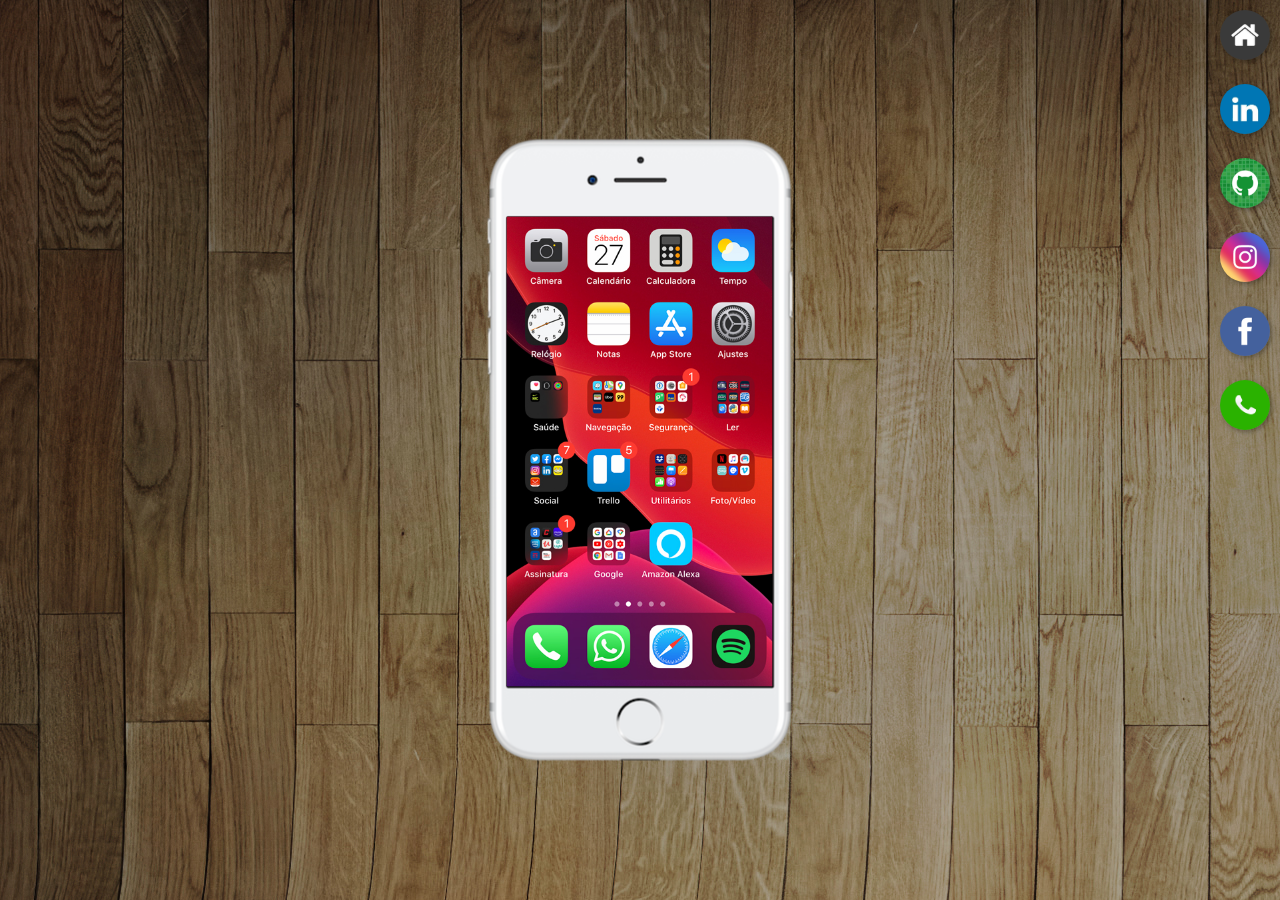
<file: index.html>
<!DOCTYPE html>
<html lang="pt-br">
<head>
    <meta charset="UTF-8">
    <meta http-equiv="X-UA-Compatible" content="IE=edge">
    <meta name="viewport" content="width=device-width, initial-scale=1.0">
    <title>Projeto Rede Sociais</title>
    <link rel="stylesheet" href="ESTILOS/style.css">
    <link rel="shortcut icon" href="img/favicon.ico" type="image/x-icon">
</head>
<body>
    <main>
        <section id="telefone">
            <iframe src="home.html" name="tela" id="tela"  frameborder="0">
                Seu navegador não é compativel
            </iframe>
            <a href="home.html" target="tela"></a>
        </section>
        <section id="rede-sociais">
            <a href="home.html" target="tela"><img src="IMG/logo-home.jpg" alt="Home"></a>
            <a href="linkedin.html" target="tela"><img src="IMG/logo-linkedin.jpg" alt="linkedin"></a>
            <a href="github.html" target="tela"><img src="IMG/logo-github.jpg" alt="GitHub"></a>
            <a href="instagram.html" target="tela"><img src="IMG/logo-instagram.jpg" alt="Instagram"></a>
            <a href="facebook.html" target="tela"><img src="IMG/logo-facebook.jpg" alt="Facebook"></a>
            <a href="contato.html" target="tela"><img src="IMG/logo-whatsapp.jpg" alt="Twitter"></a>

        </section>
    </main>
</body>
</html>
</file>
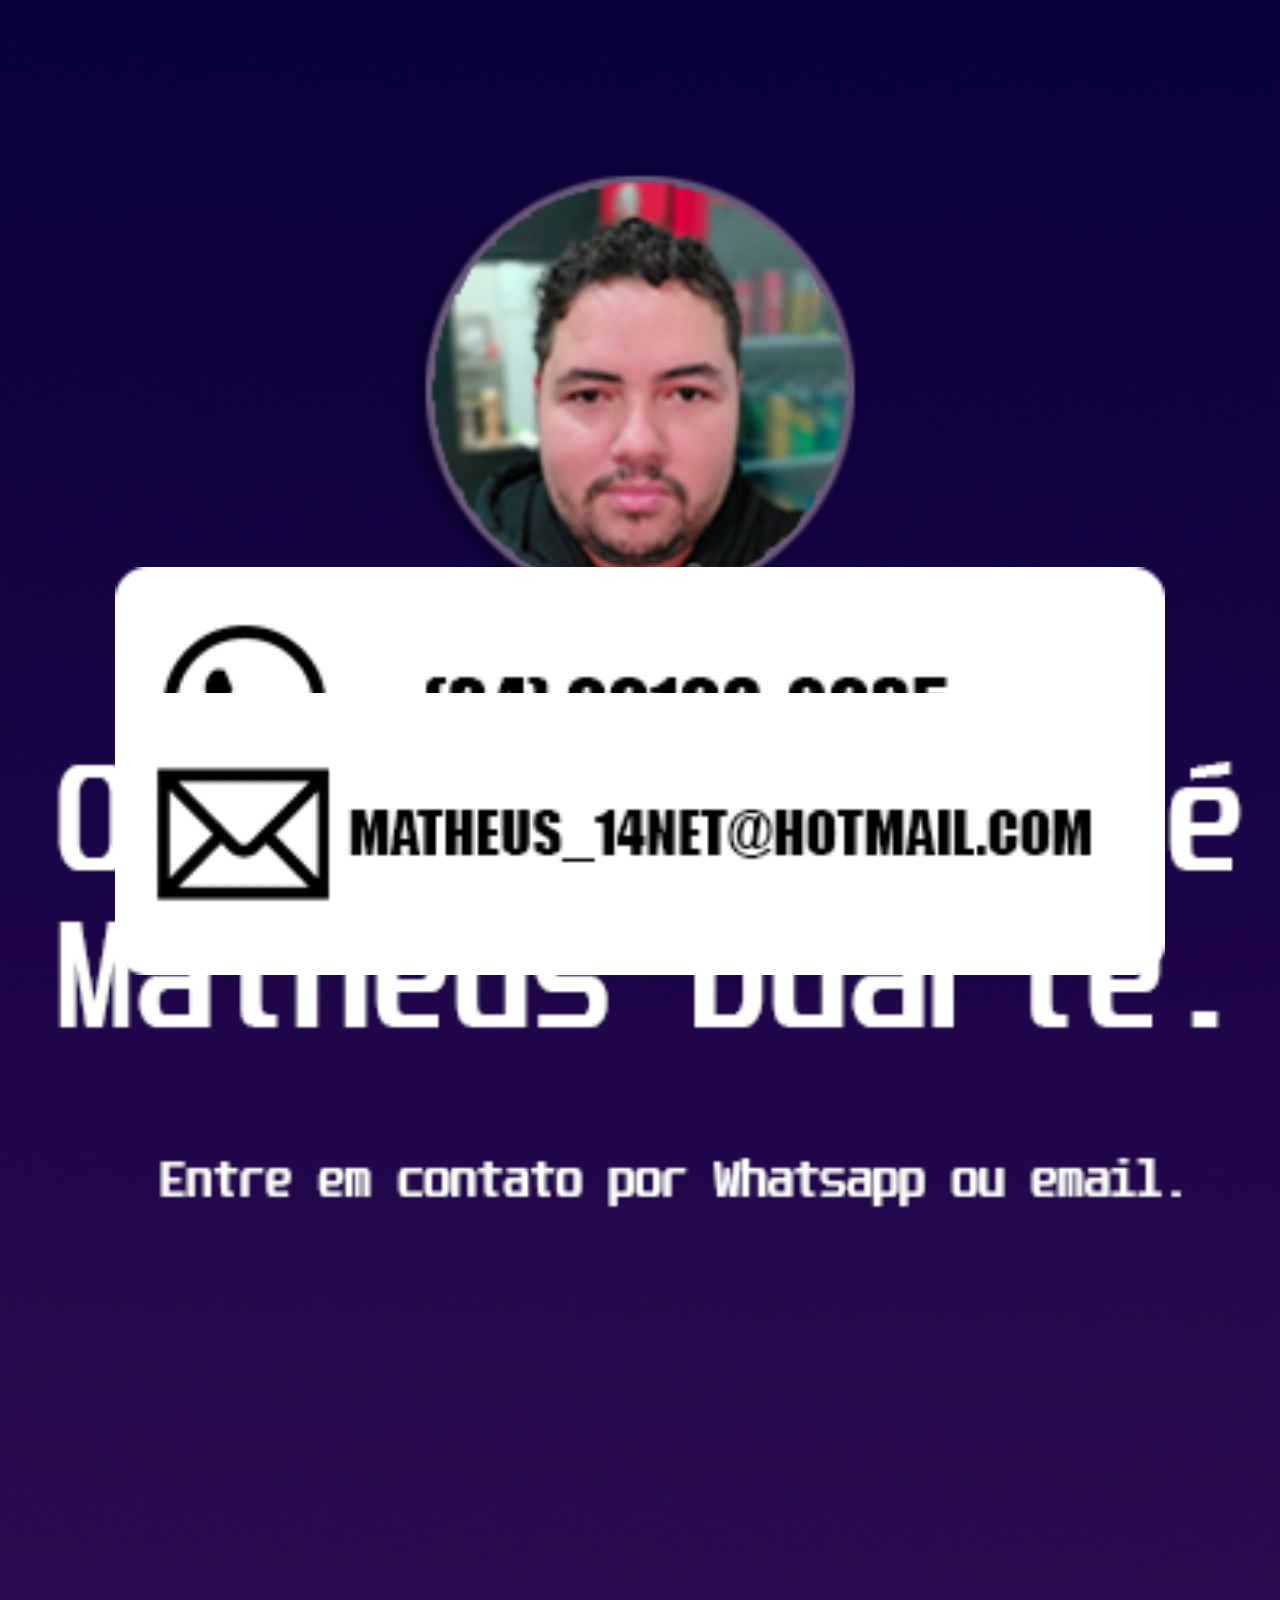
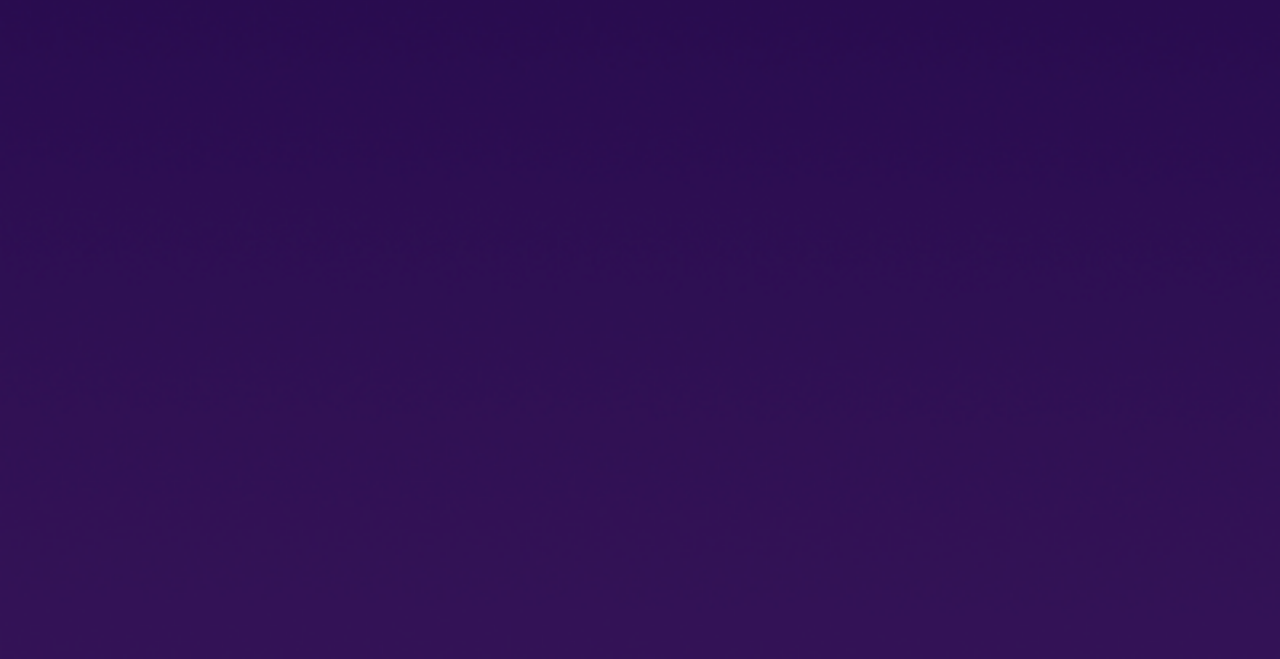
<file: contato.html>
<!DOCTYPE html>
<html lang="pt-br">
<head>
    <meta charset="UTF-8">
    <meta http-equiv="X-UA-Compatible" content="IE=edge">
    <meta name="viewport" content="width=device-width, initial-scale=1.0">
    <title>Home</title>
    <style>

    *{
        margin: 0;
        padding: 0;
    }

    body{
        width: 100vw;
        height: 100vh;        
    }

    div{
        display: flex;
        flex-direction: column;
        align-content: center;
    }

    img#whatsapp{
        position: absolute;
        width: 82%;
        left: 9%;
        top: 63%;
    }

    img#email{
        position: absolute;
        width: 82%;
        left: 9%;
        top: 77%;
    }

    </style>
</head>
<body>
    <div>
        <img src="IMG/tela-contato.png" alt="">
        <a href="http://wa.me/5534991980935" target="_blank"><img src="IMG/Camada 8.png" alt="" id="whatsapp"></a>
        <a href="mailto:matheus_14net@hotmail.com?=subject=Gostei deo seu trabalho!" target="_blank"><img src="IMG/Camada 7.png" alt="" id="email"></a>
        
    </div>
</body>
</html>
</file>
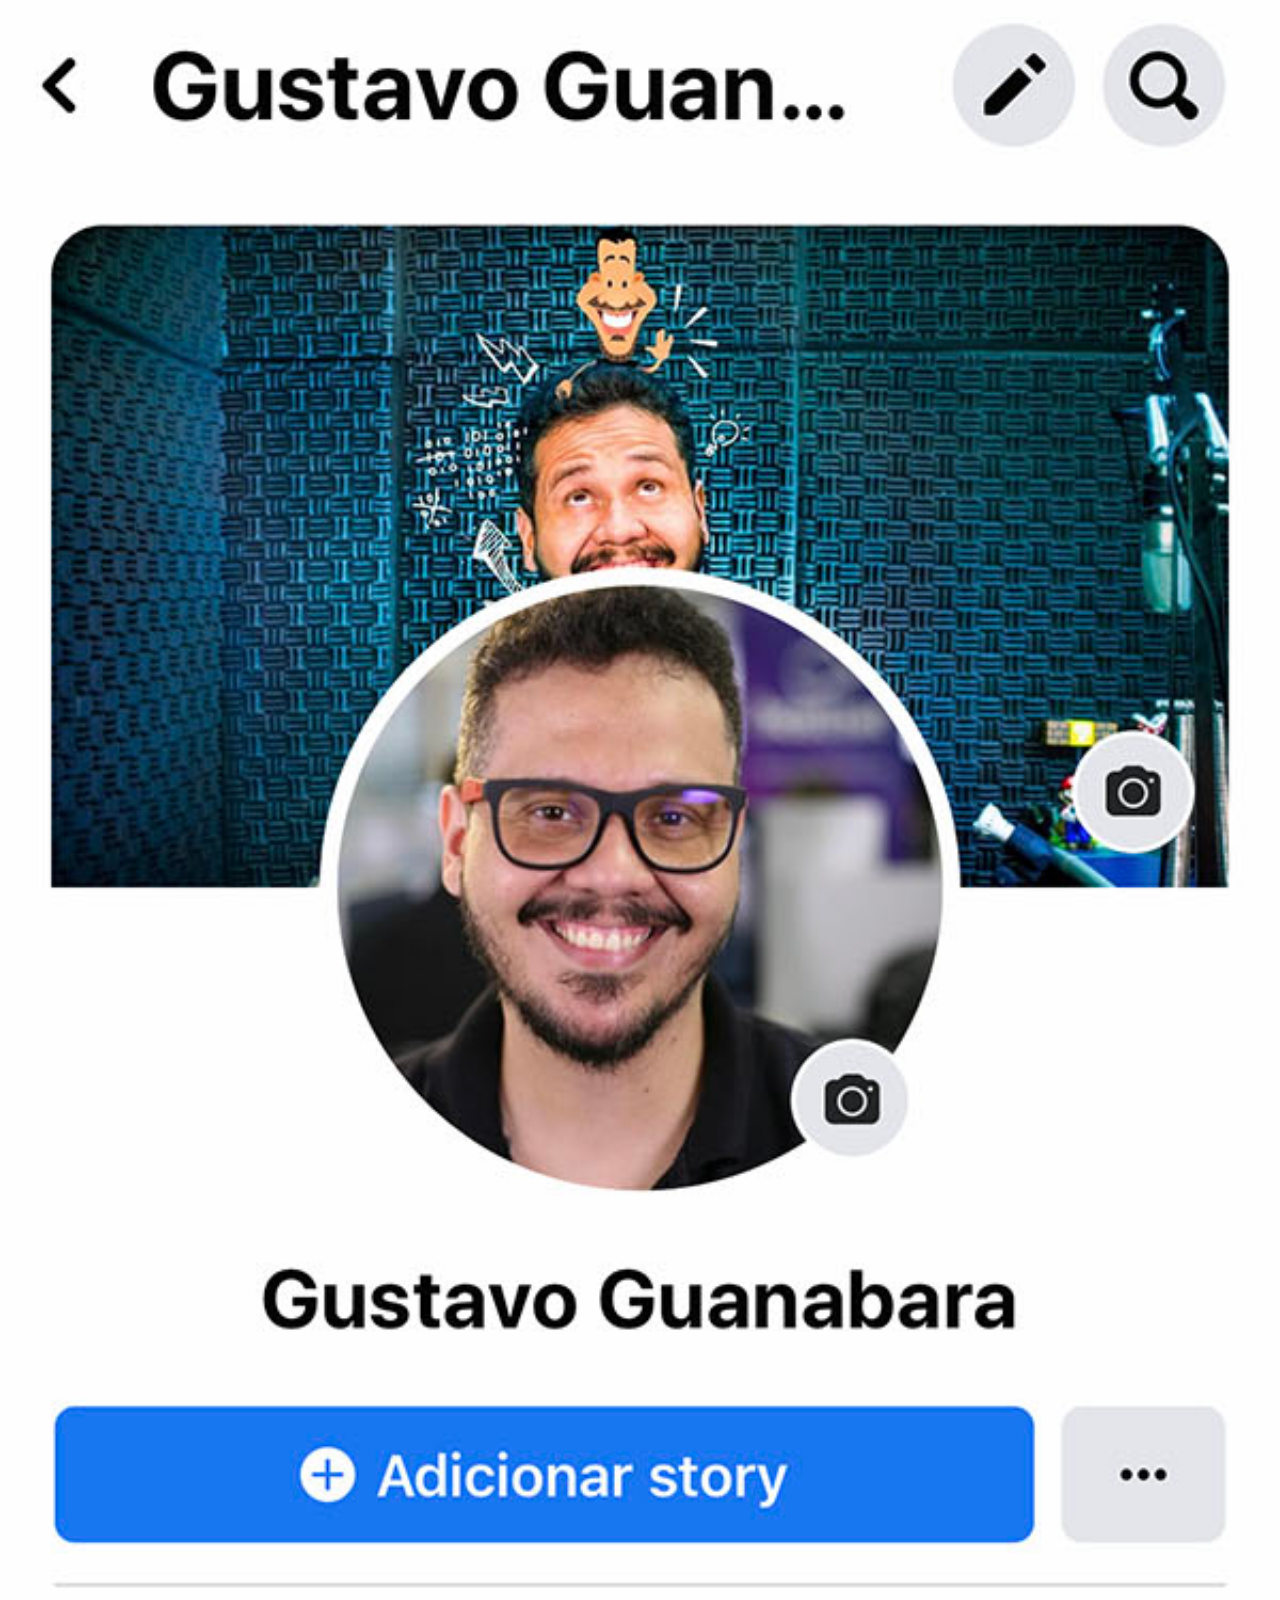
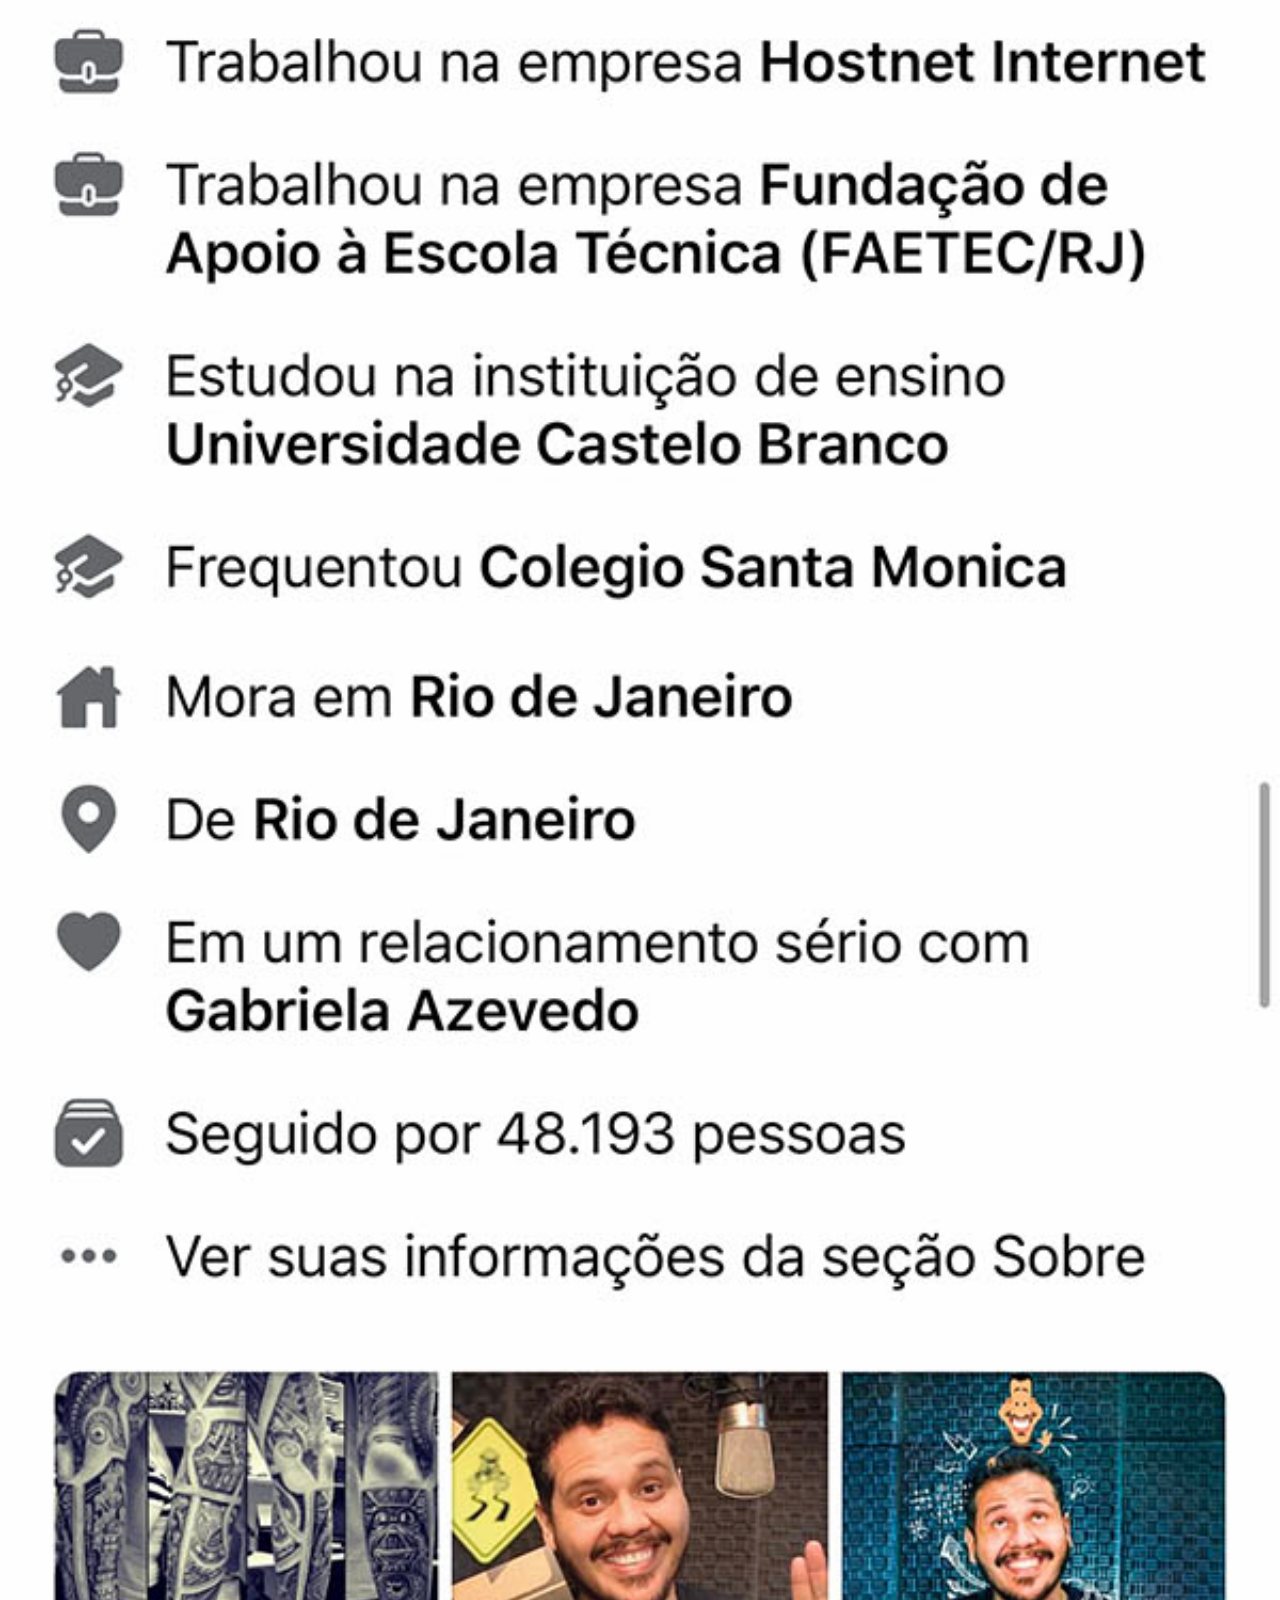
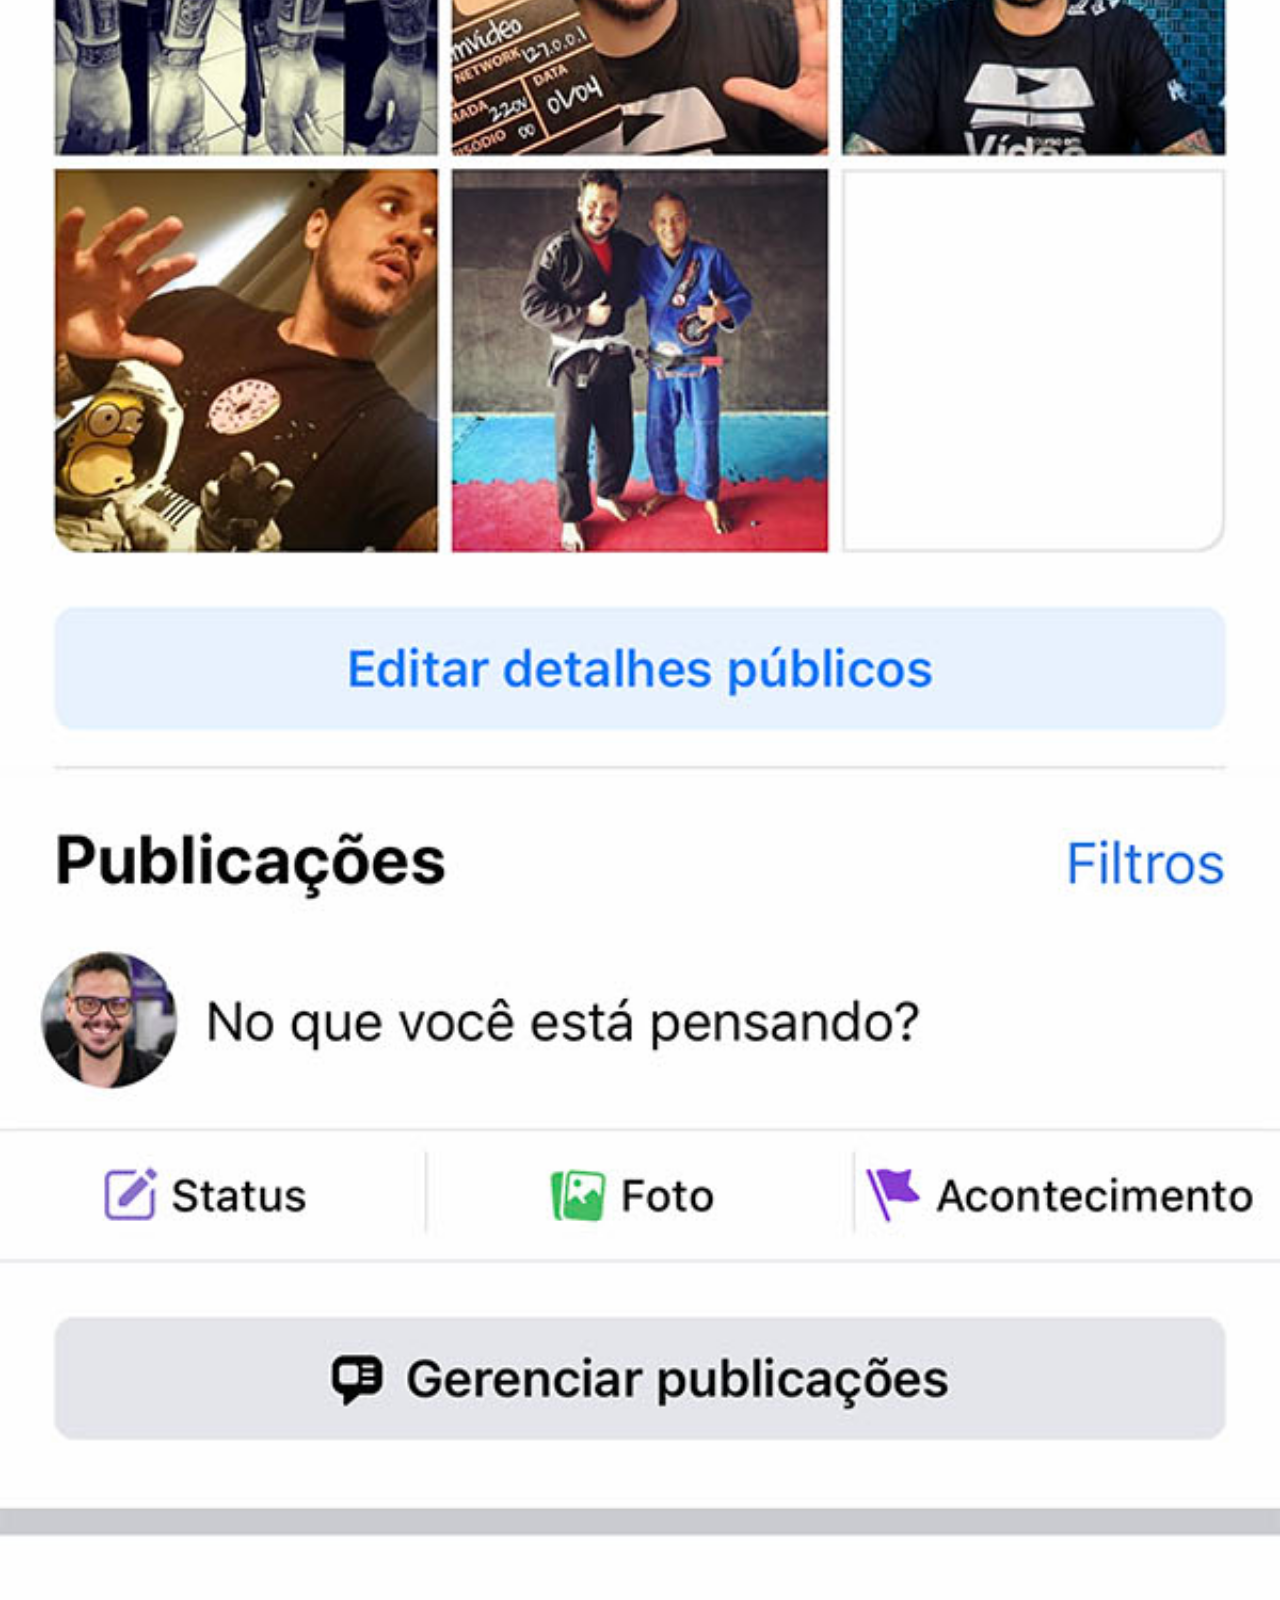
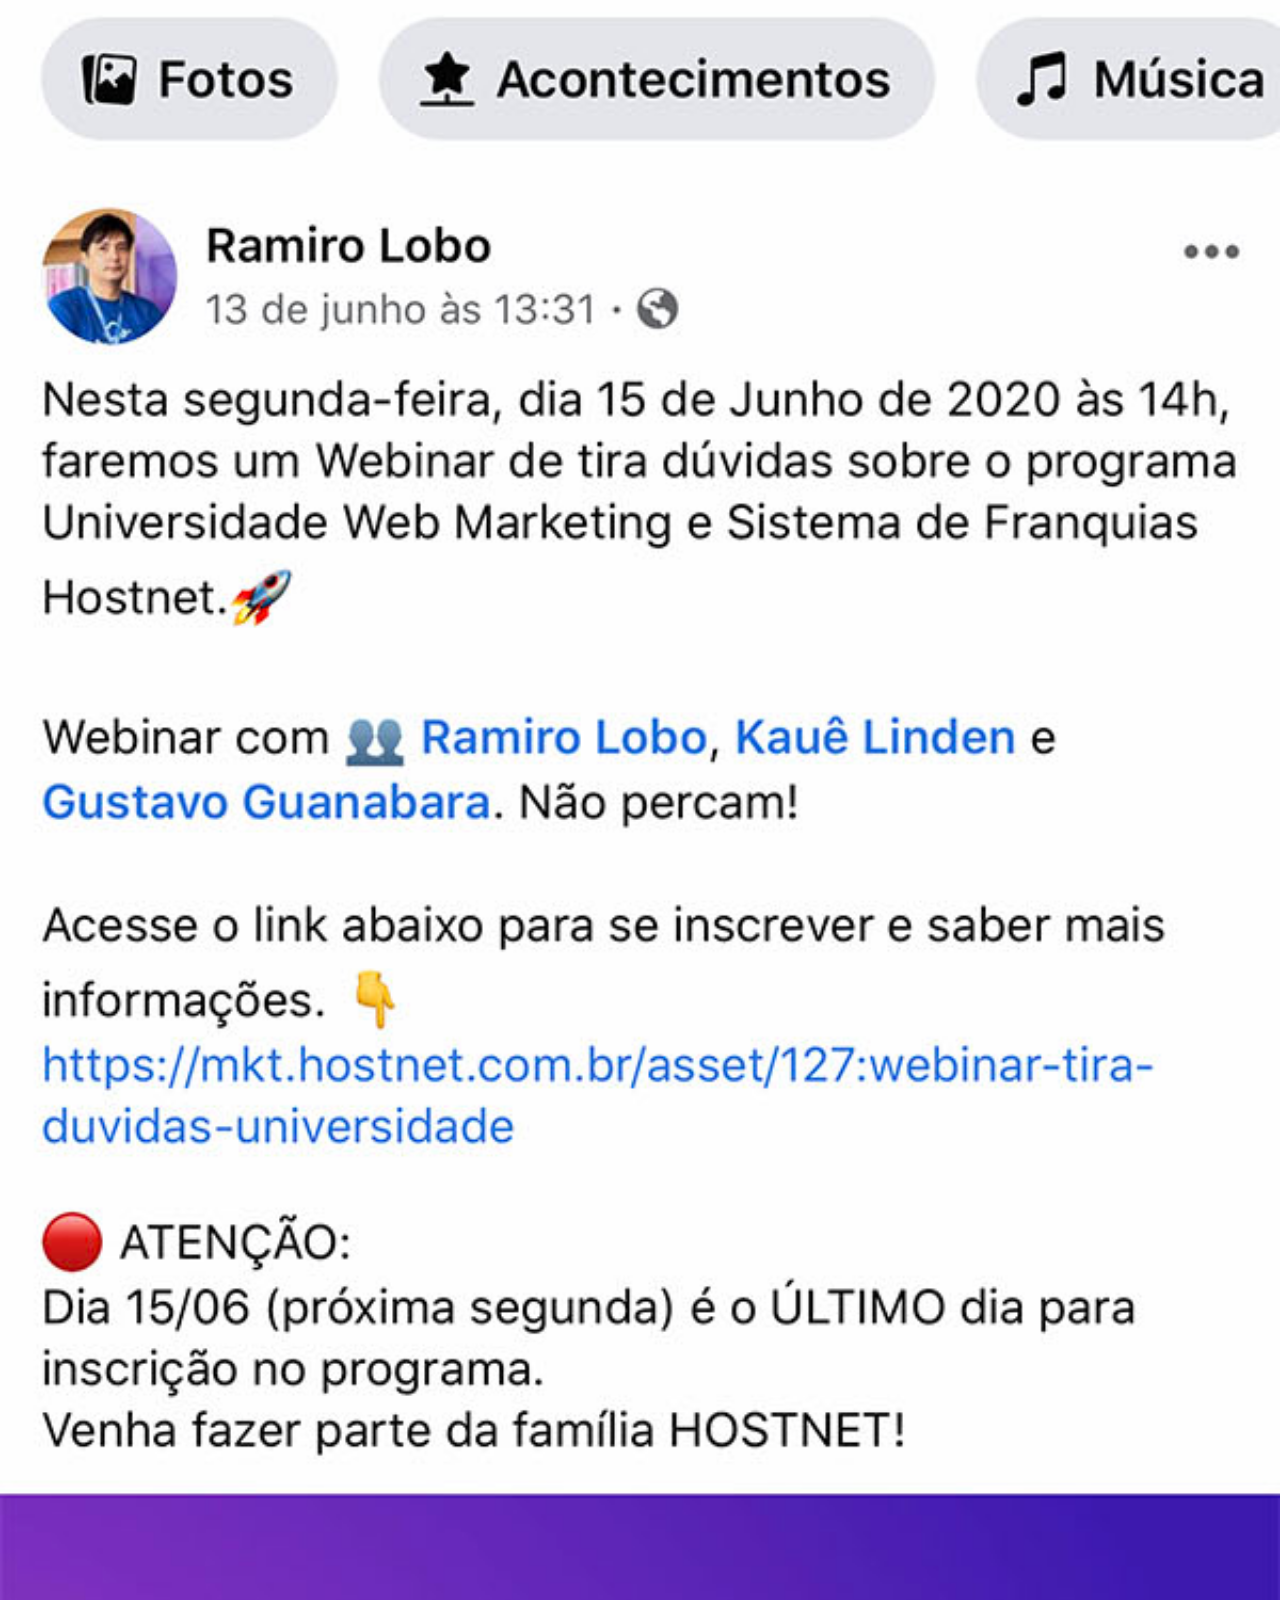
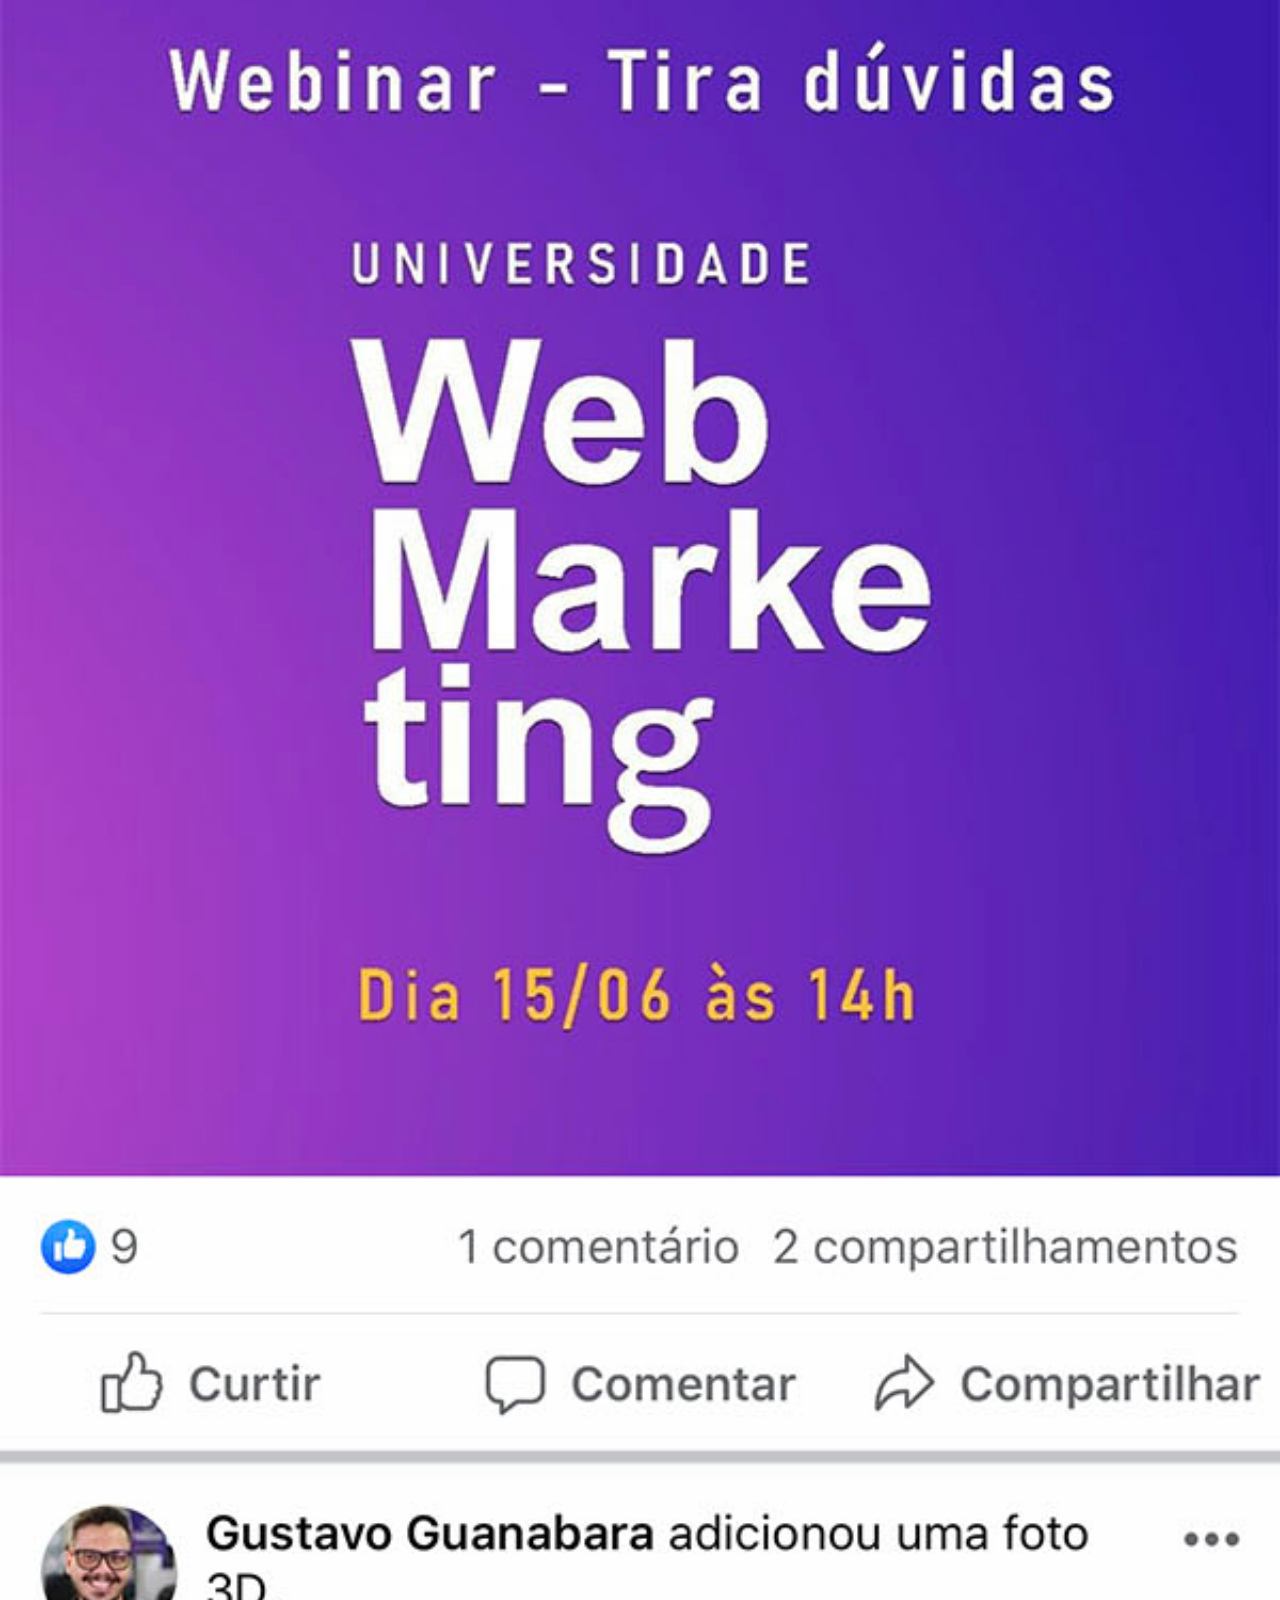
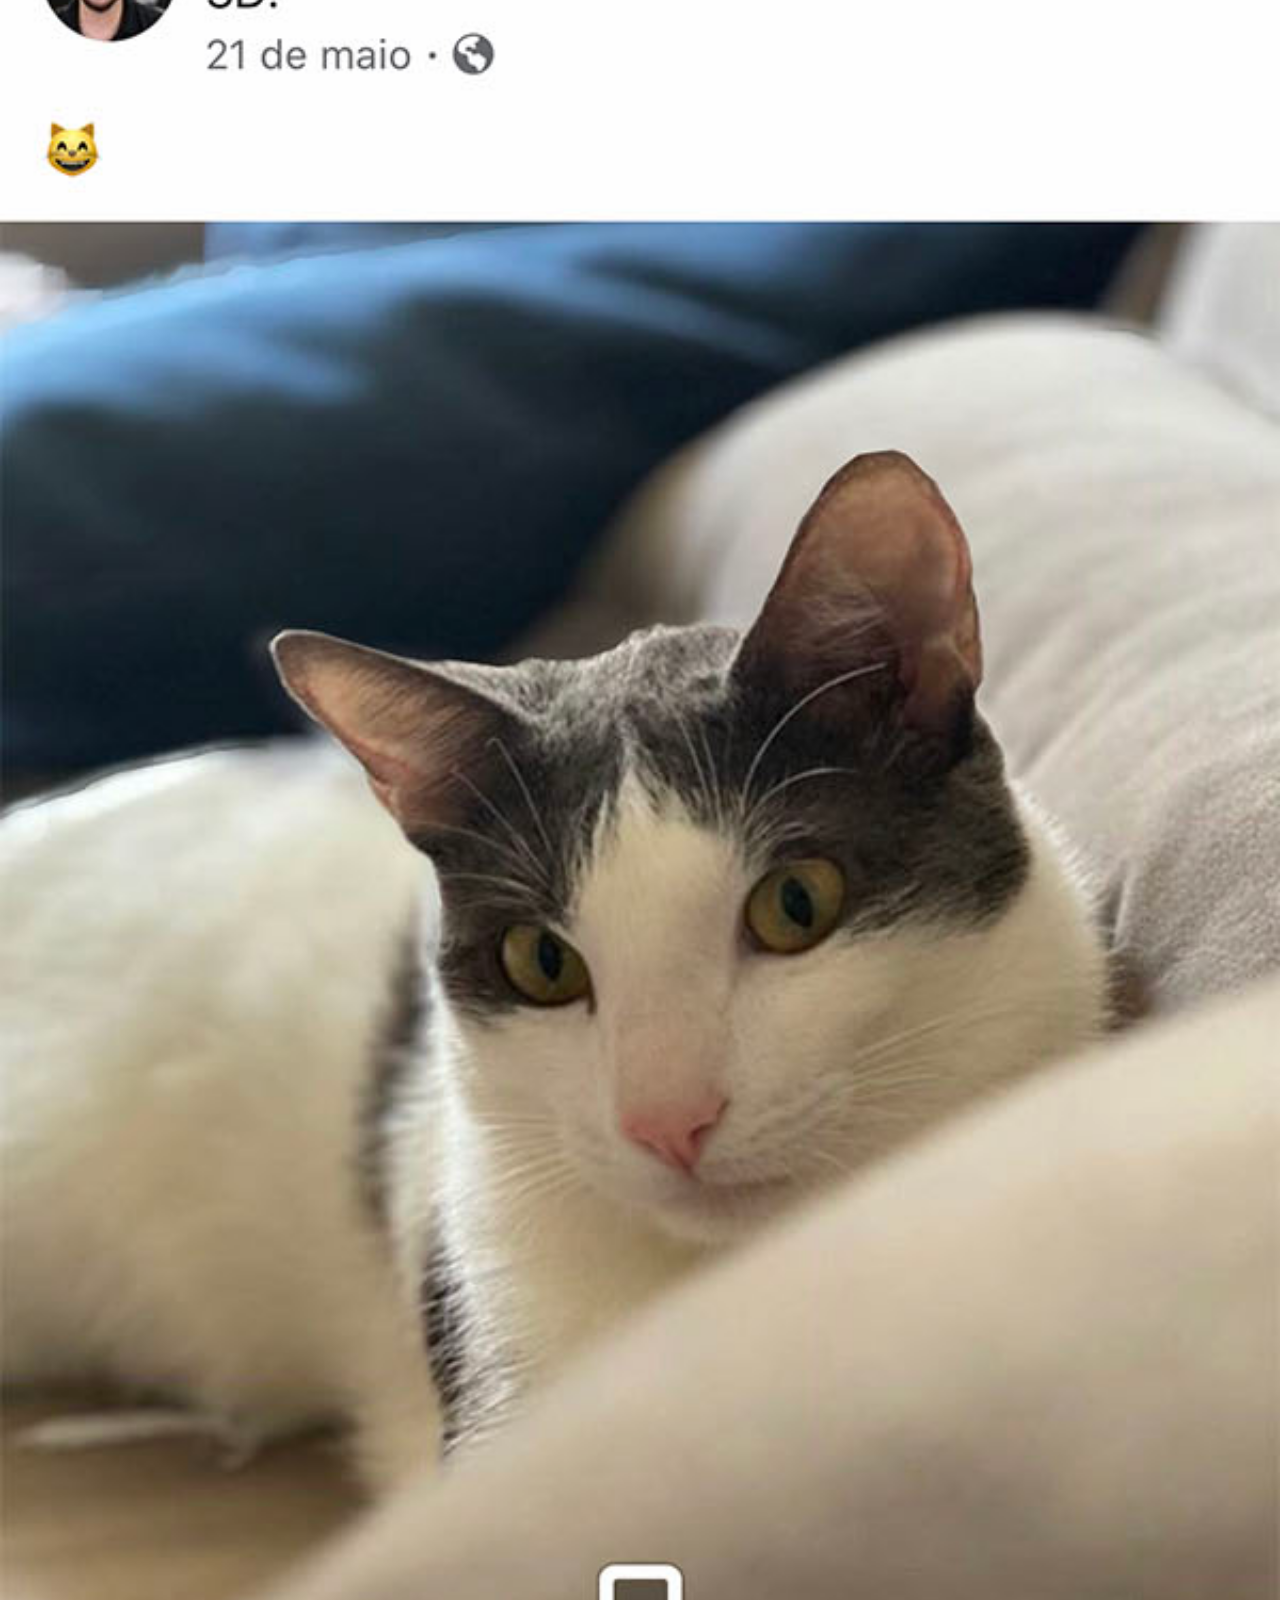
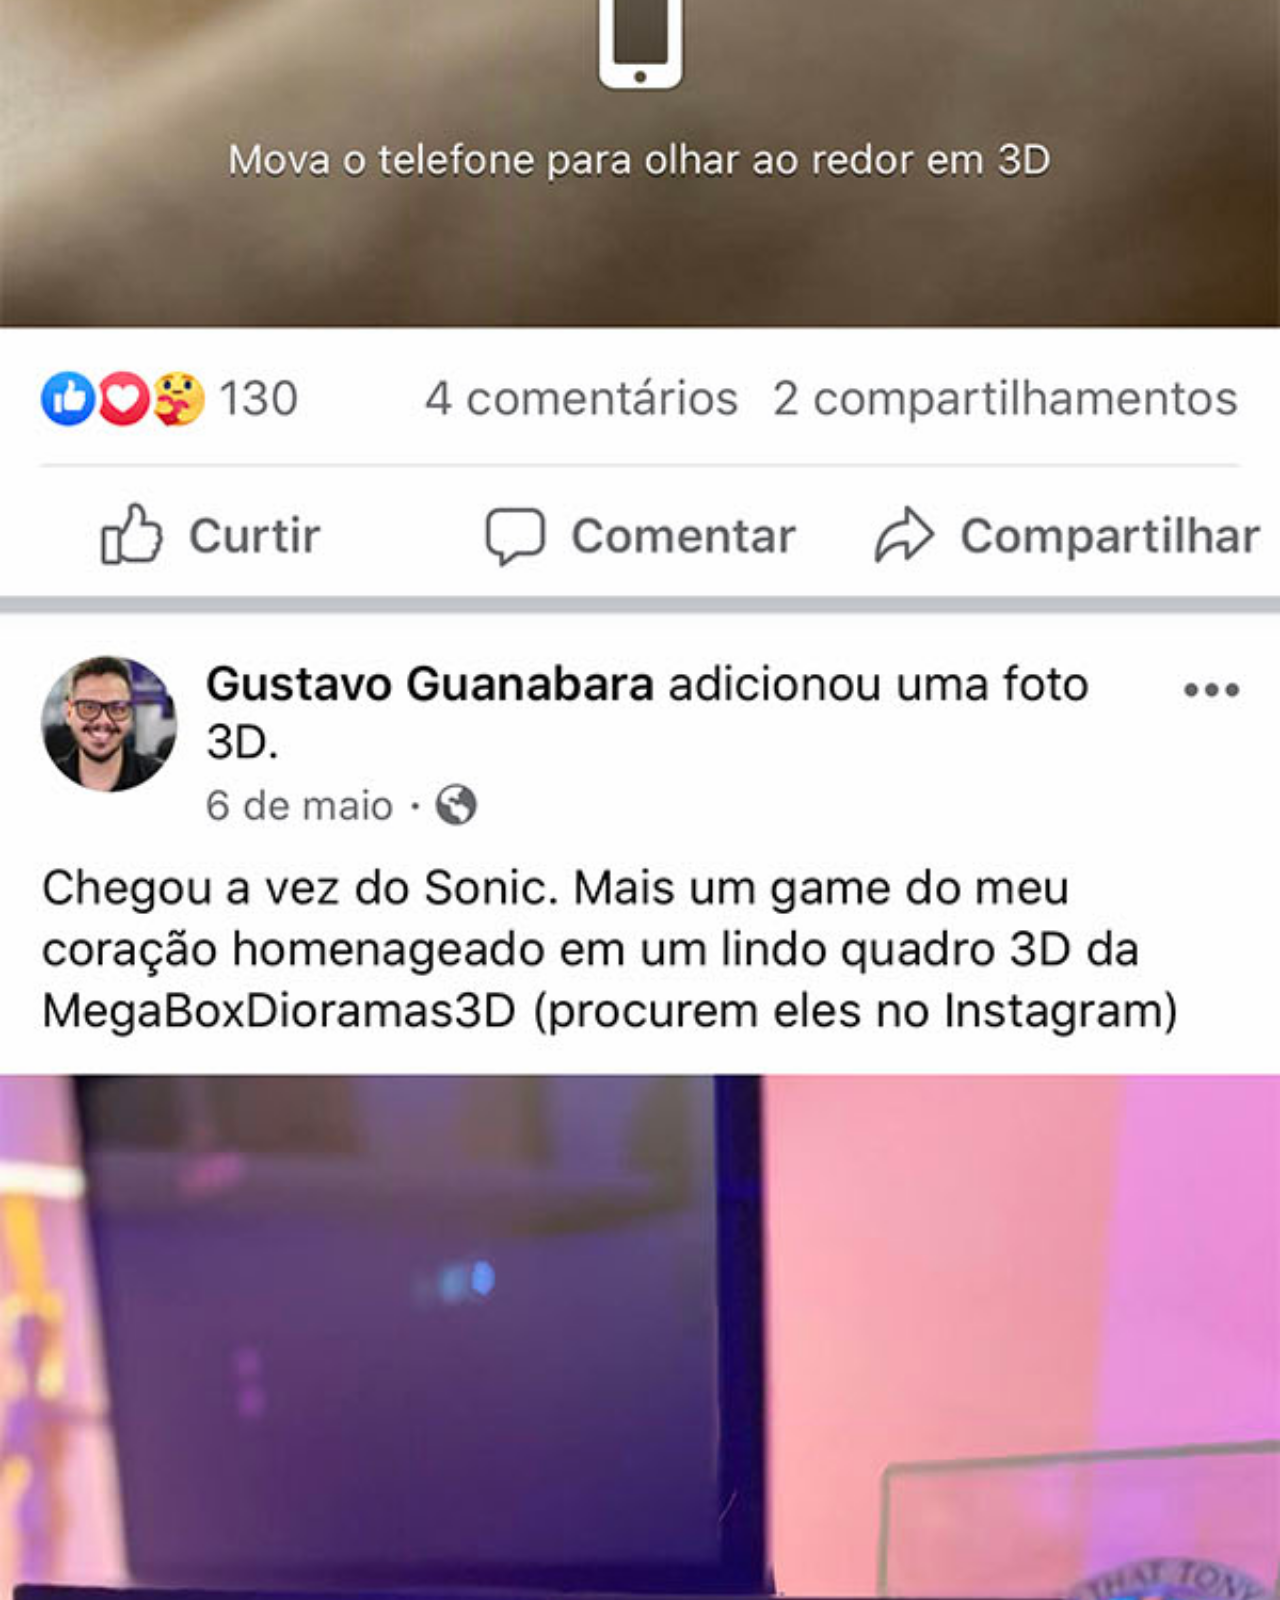
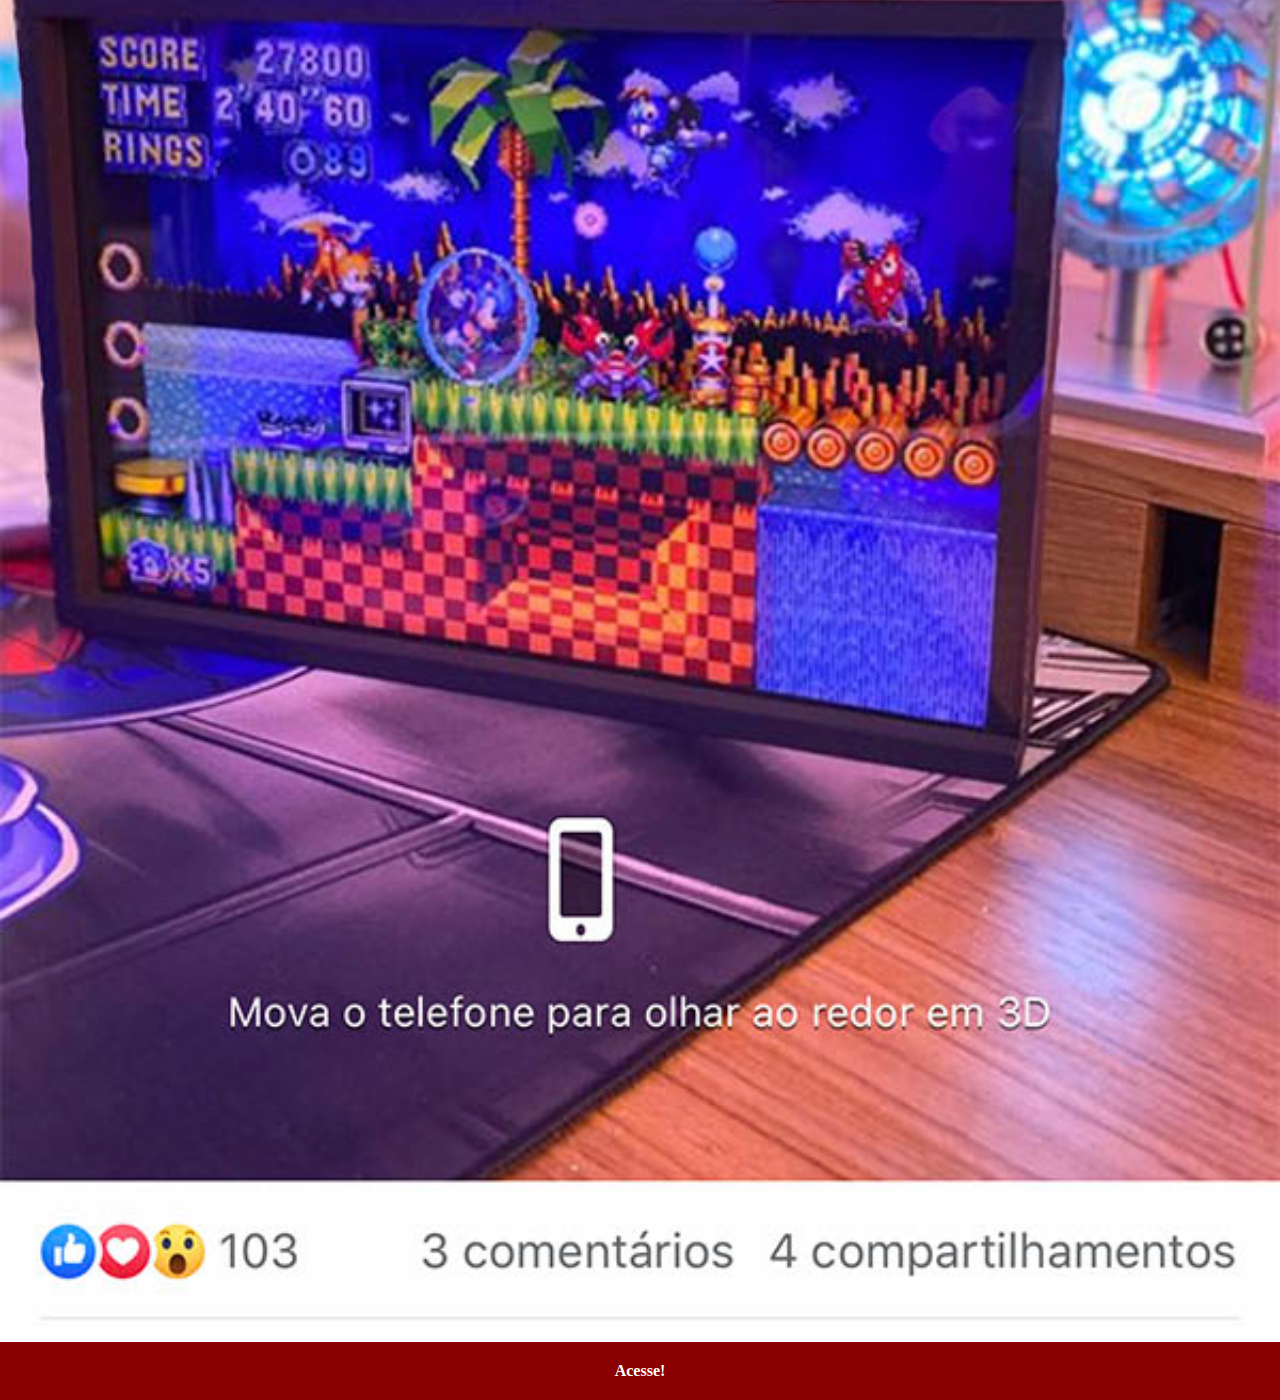
<file: facebook.html>
<!DOCTYPE html>
<html lang="pt-br">
<head>
    <meta charset="UTF-8">
    <meta http-equiv="X-UA-Compatible" content="IE=edge">
    <meta name="viewport" content="width=device-width, initial-scale=1.0">
    <title>Home</title>
    <link rel="stylesheet" href="ESTILOS/social.css">
</head>
<body>
    <img src="IMG/tela-facebook.jpg" alt="">
    <a href="https://fb.com/maxthexus" target="_blank">Acesse!</a>
</body>
</html>
</file>
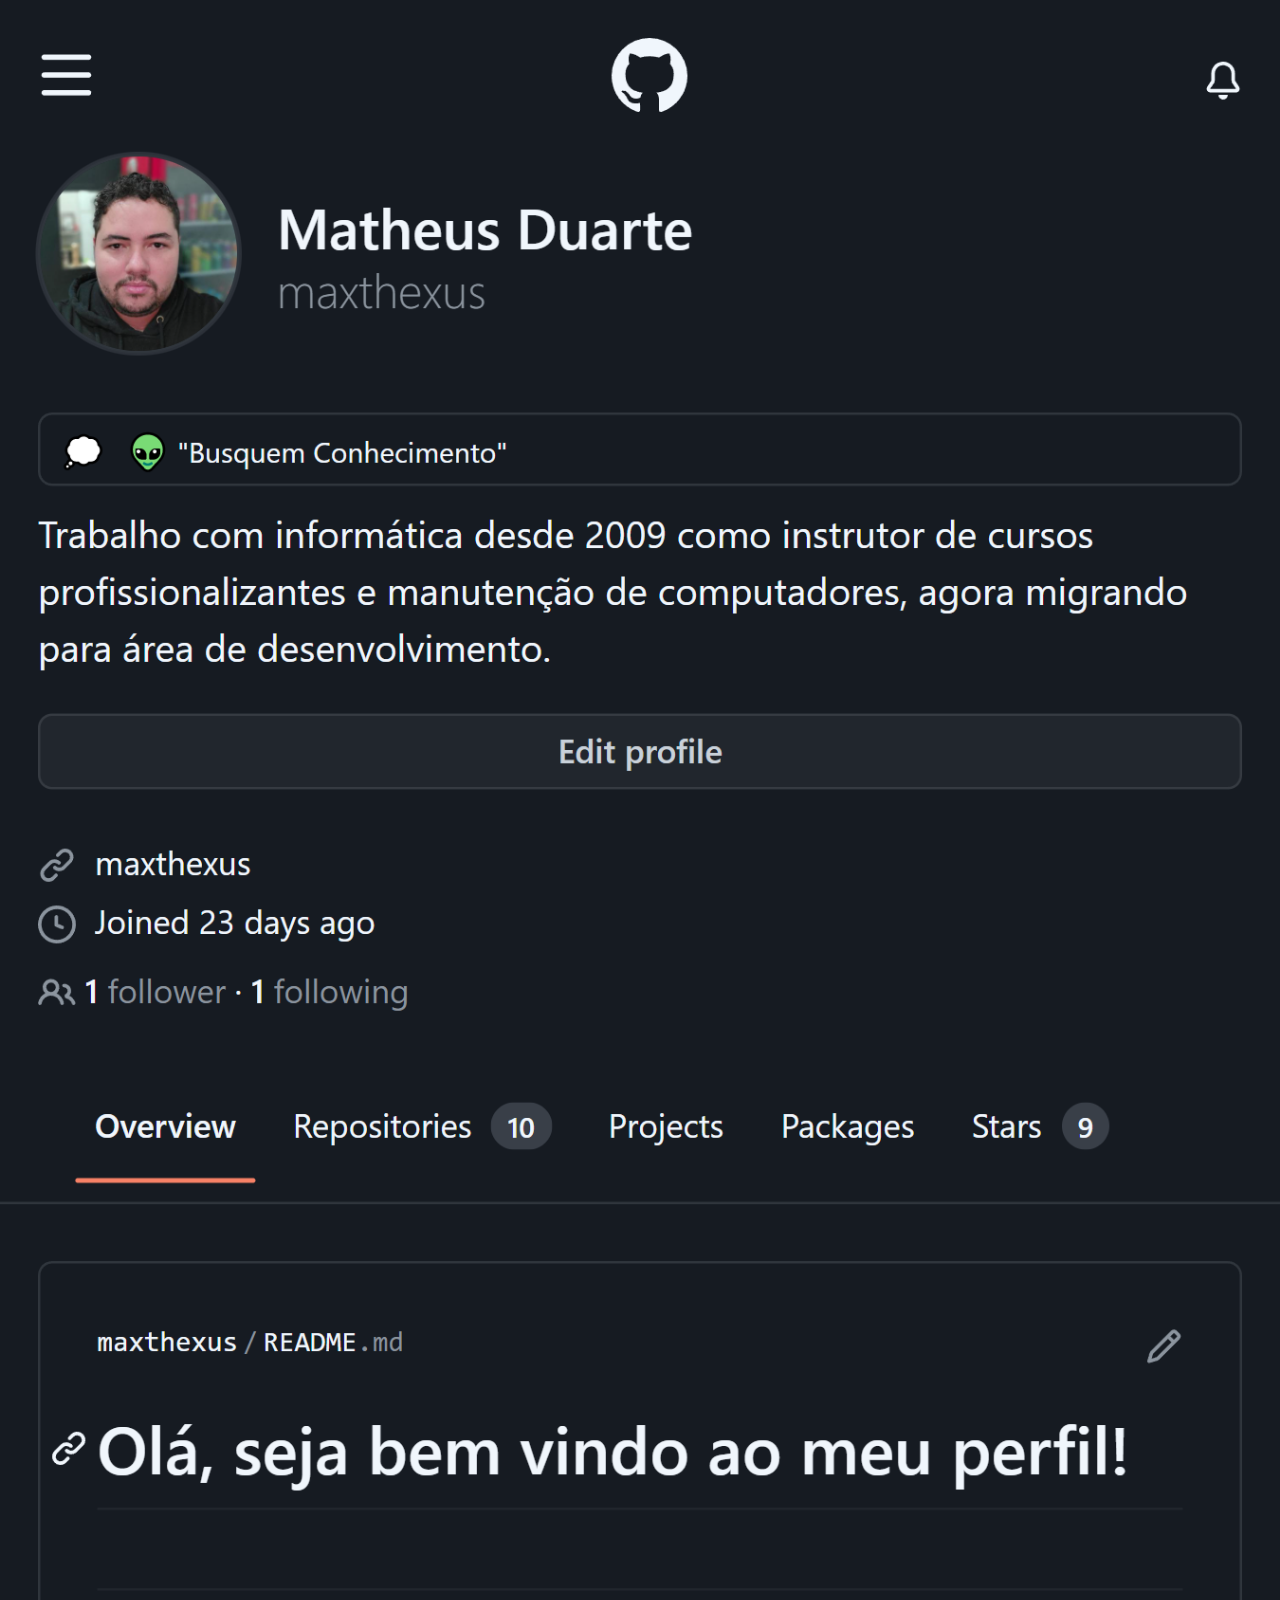
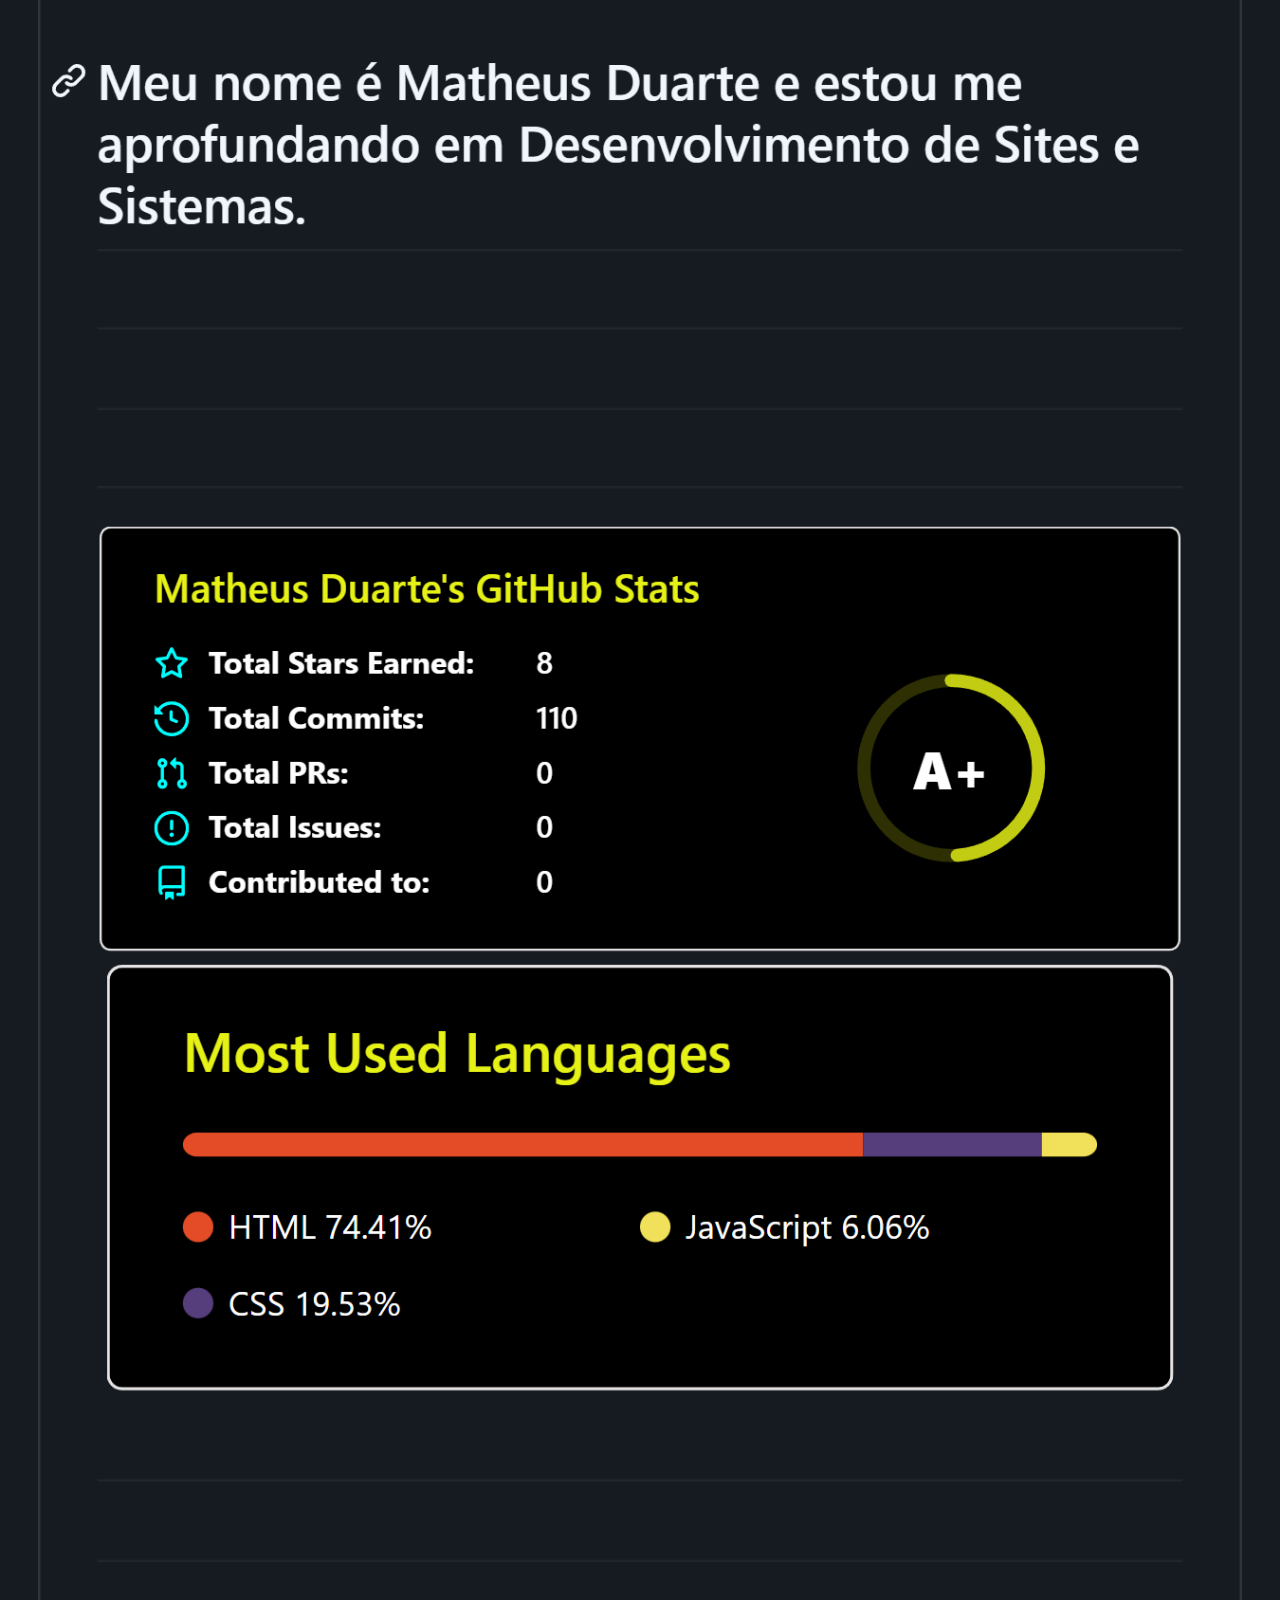
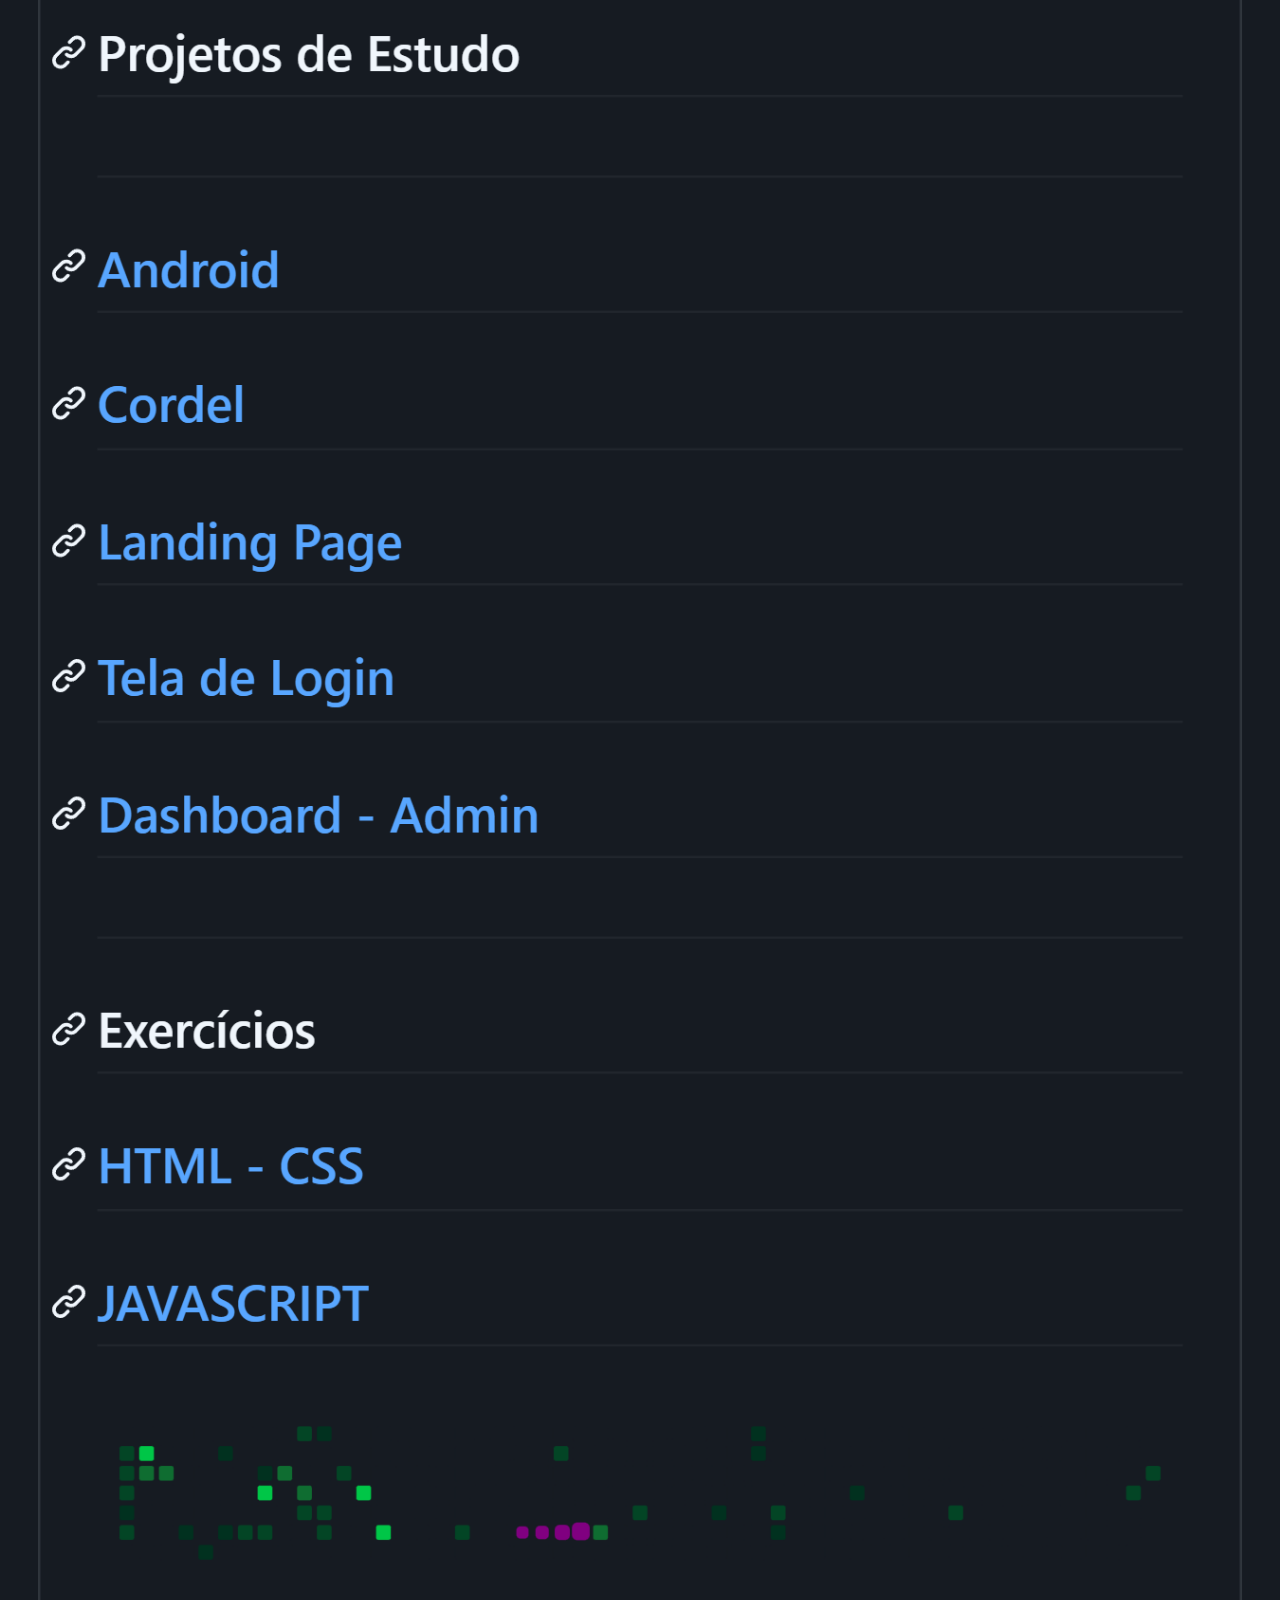
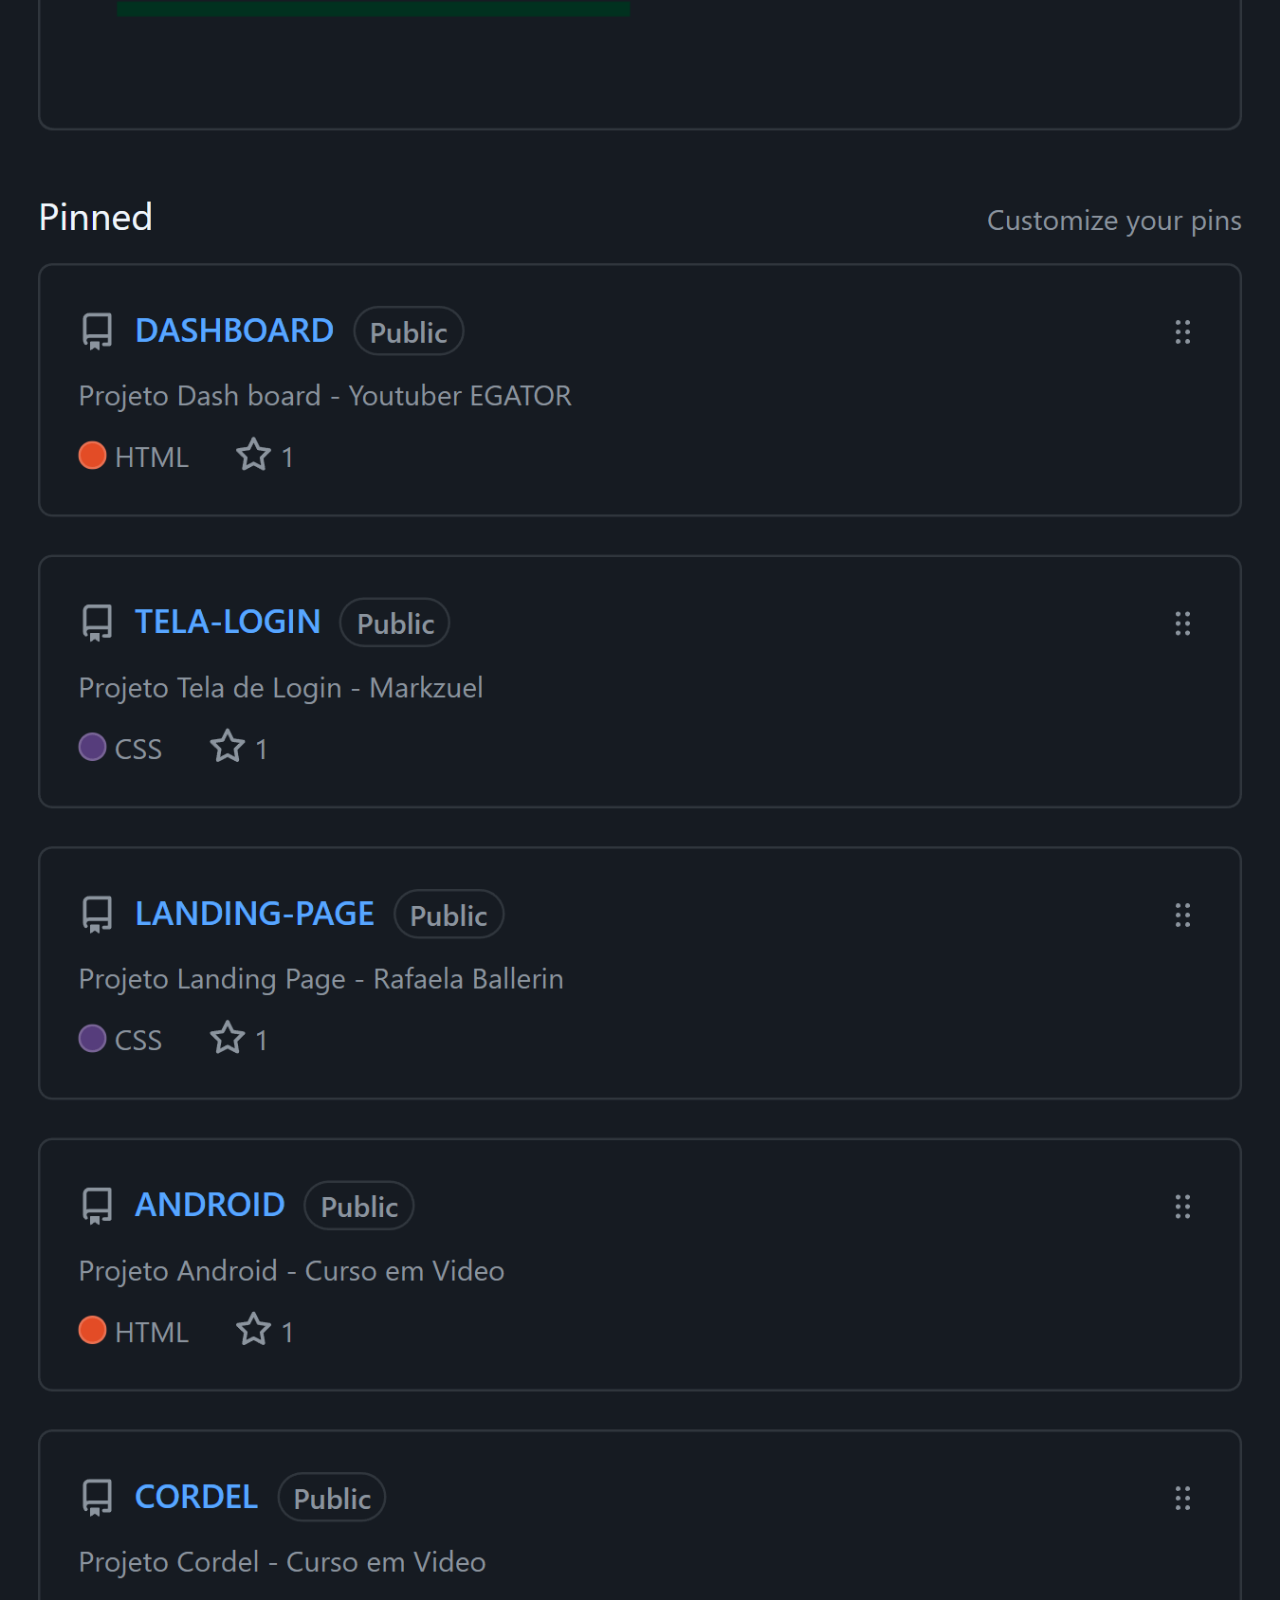
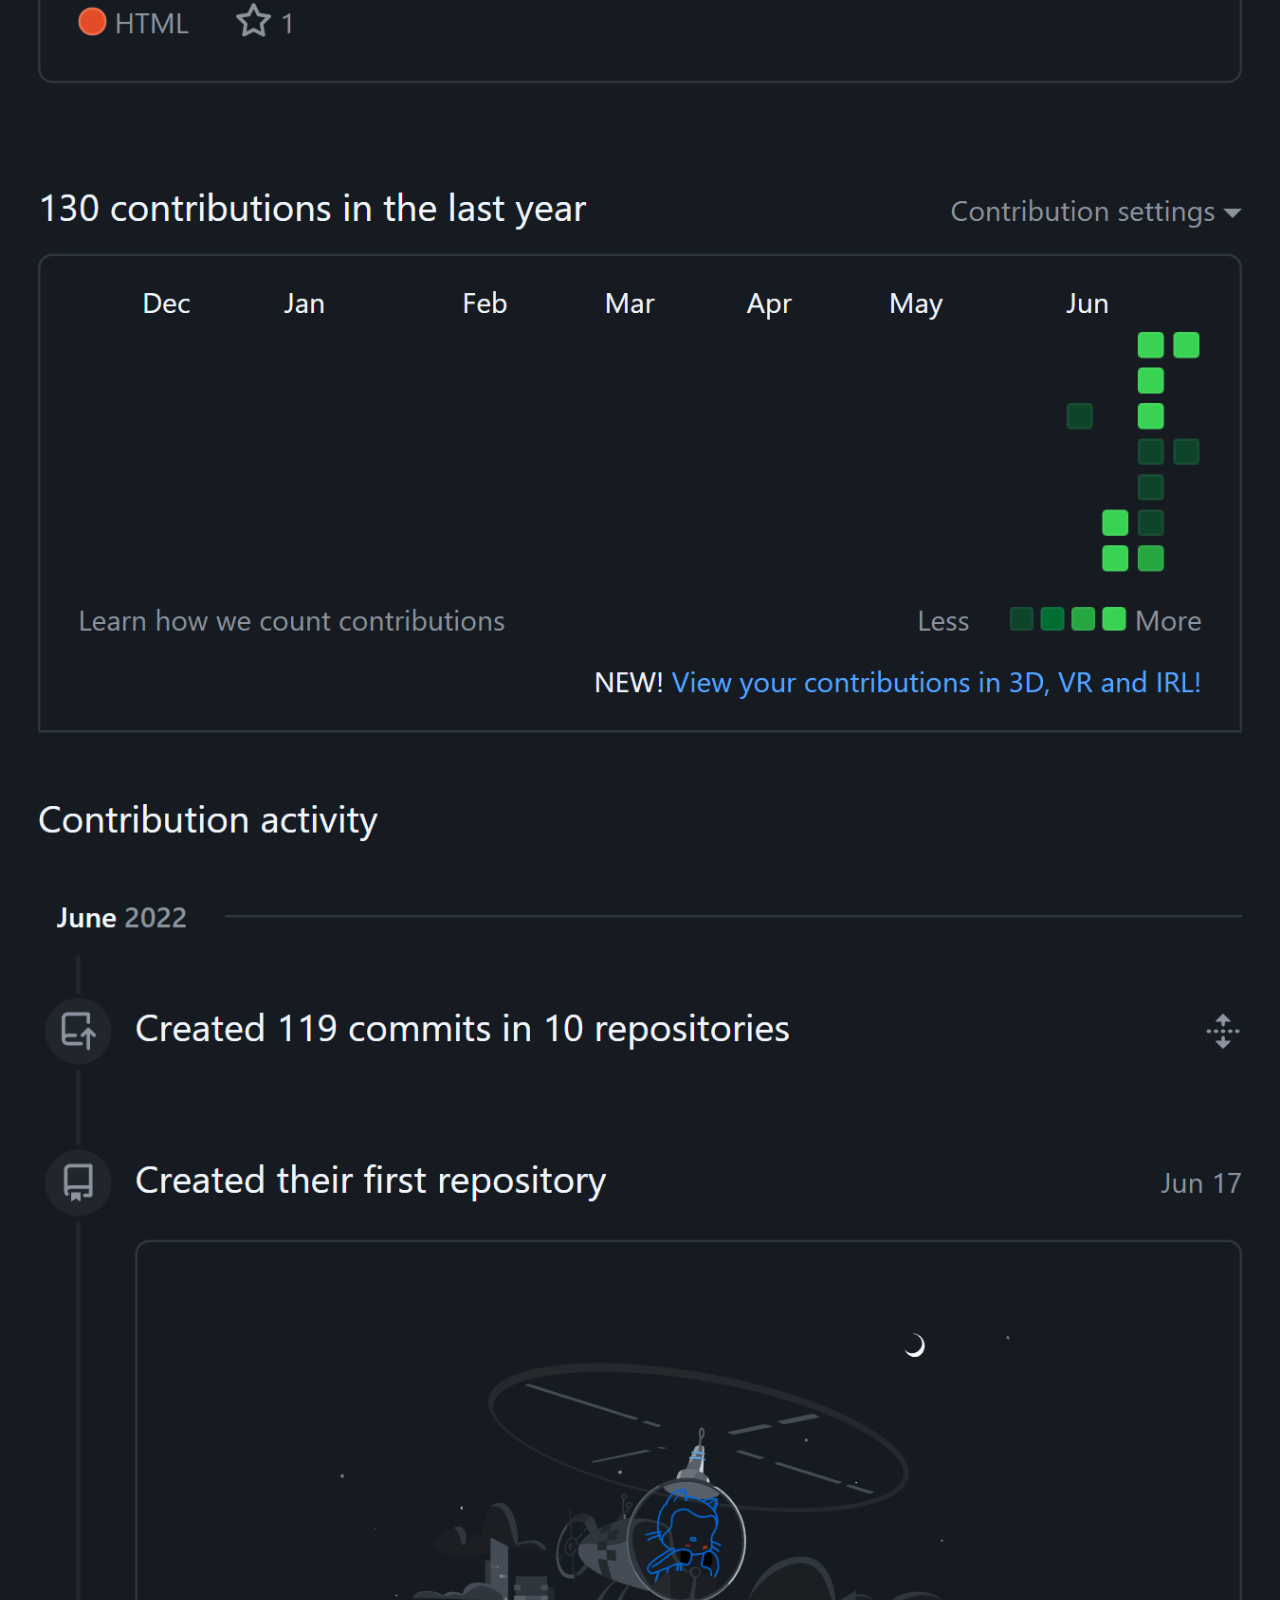
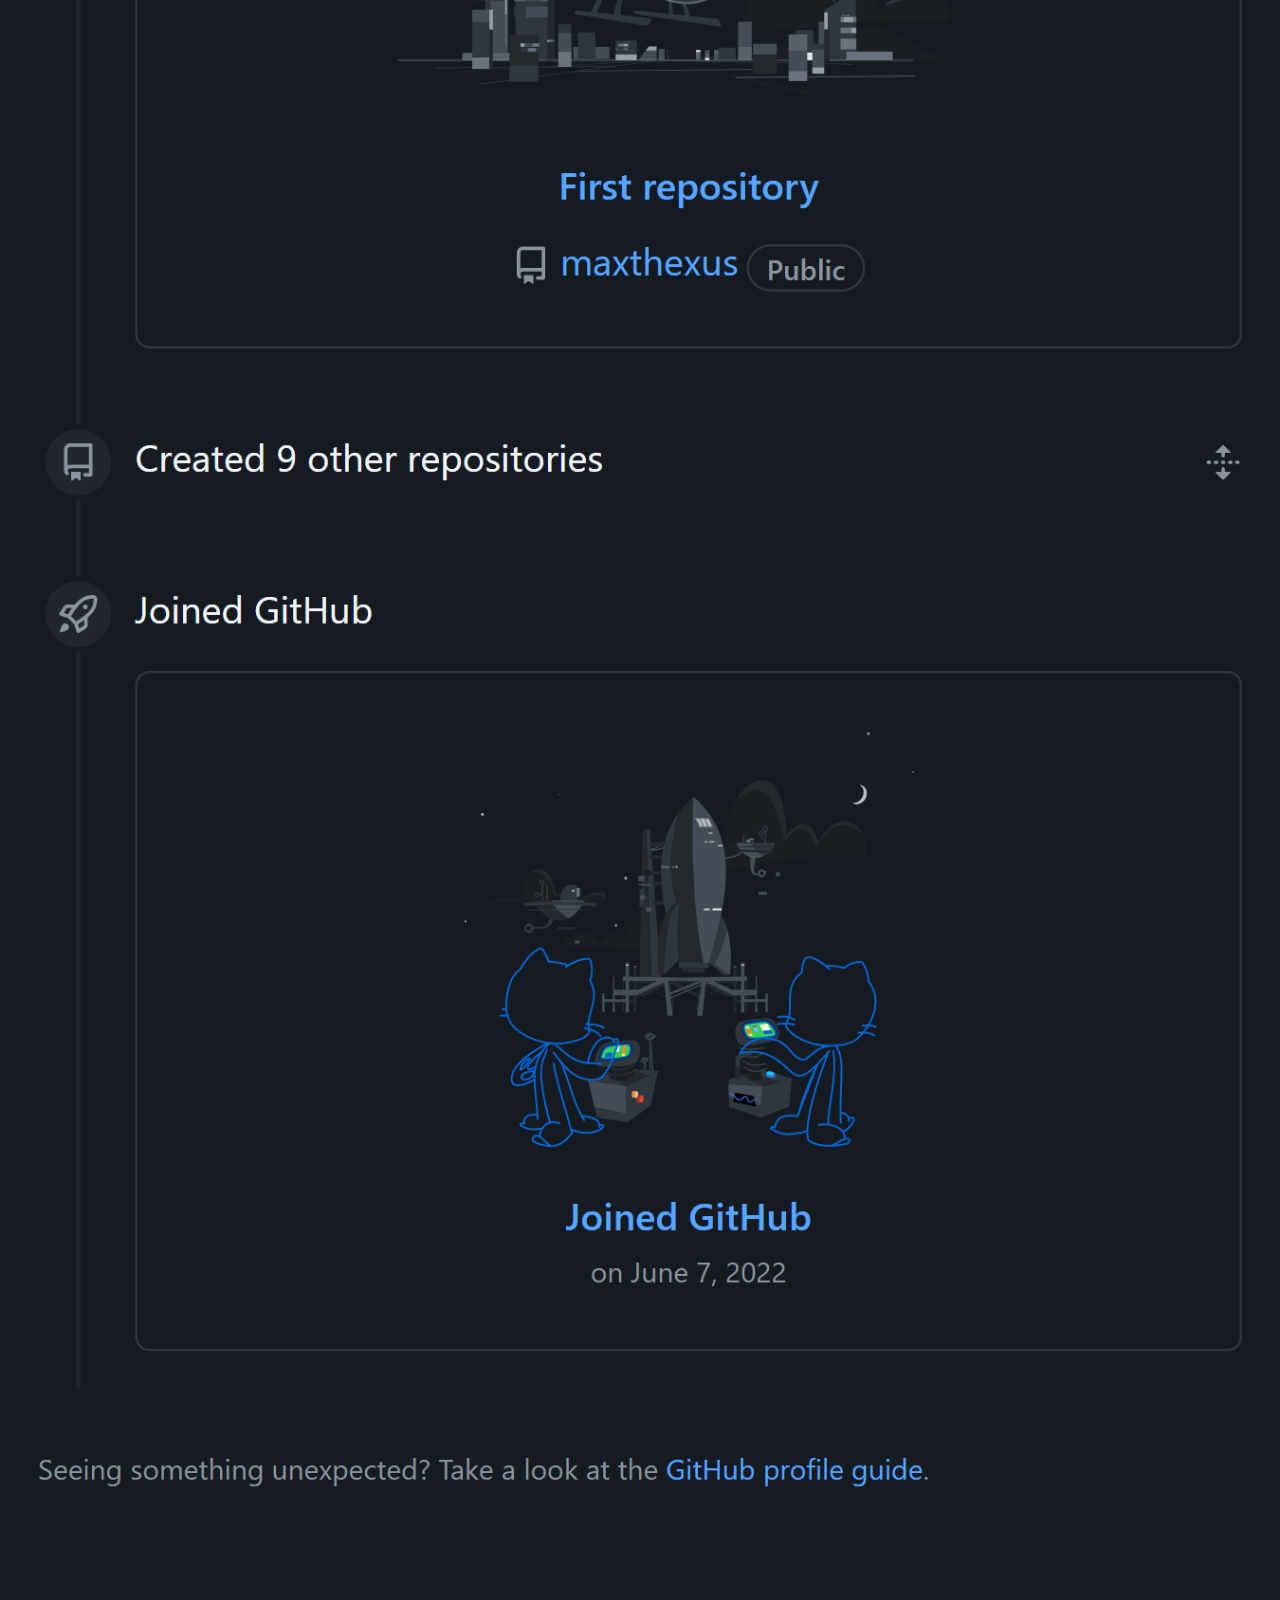
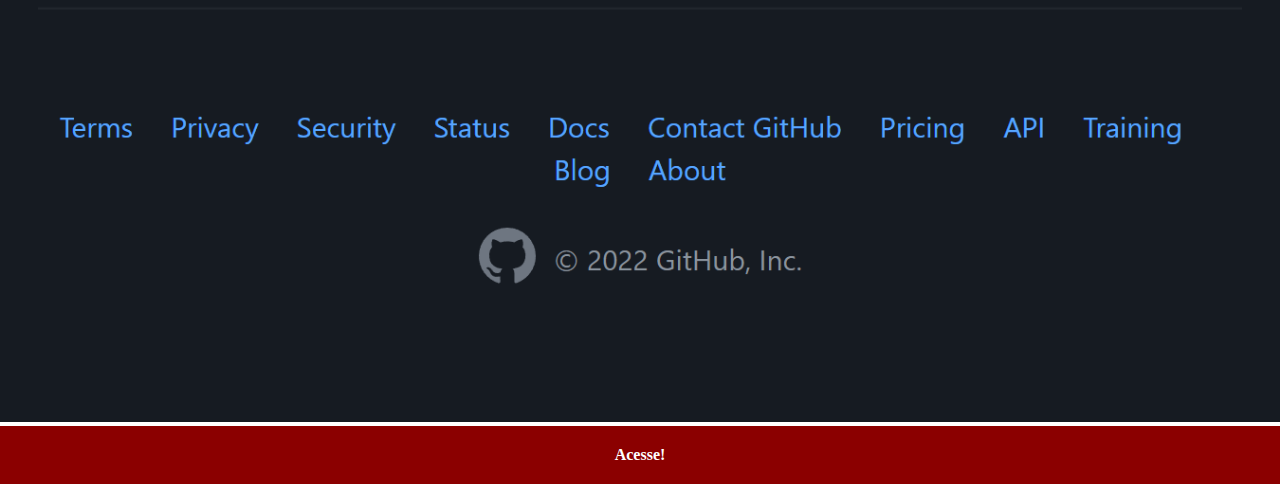
<file: github.html>
<!DOCTYPE html>
<html lang="pt-br">
<head>
    <meta charset="UTF-8">
    <meta http-equiv="X-UA-Compatible" content="IE=edge">
    <meta name="viewport" content="width=device-width, initial-scale=1.0">
    <title>Home</title>
    <link rel="stylesheet" href="ESTILOS/social.css">
</head>
<body>
    <img src="IMG/tela-github.jpg" alt="">
    <a href="https://github.com/maxthexus" target="_blank">Acesse!</a>
</body>
</html>
</file>
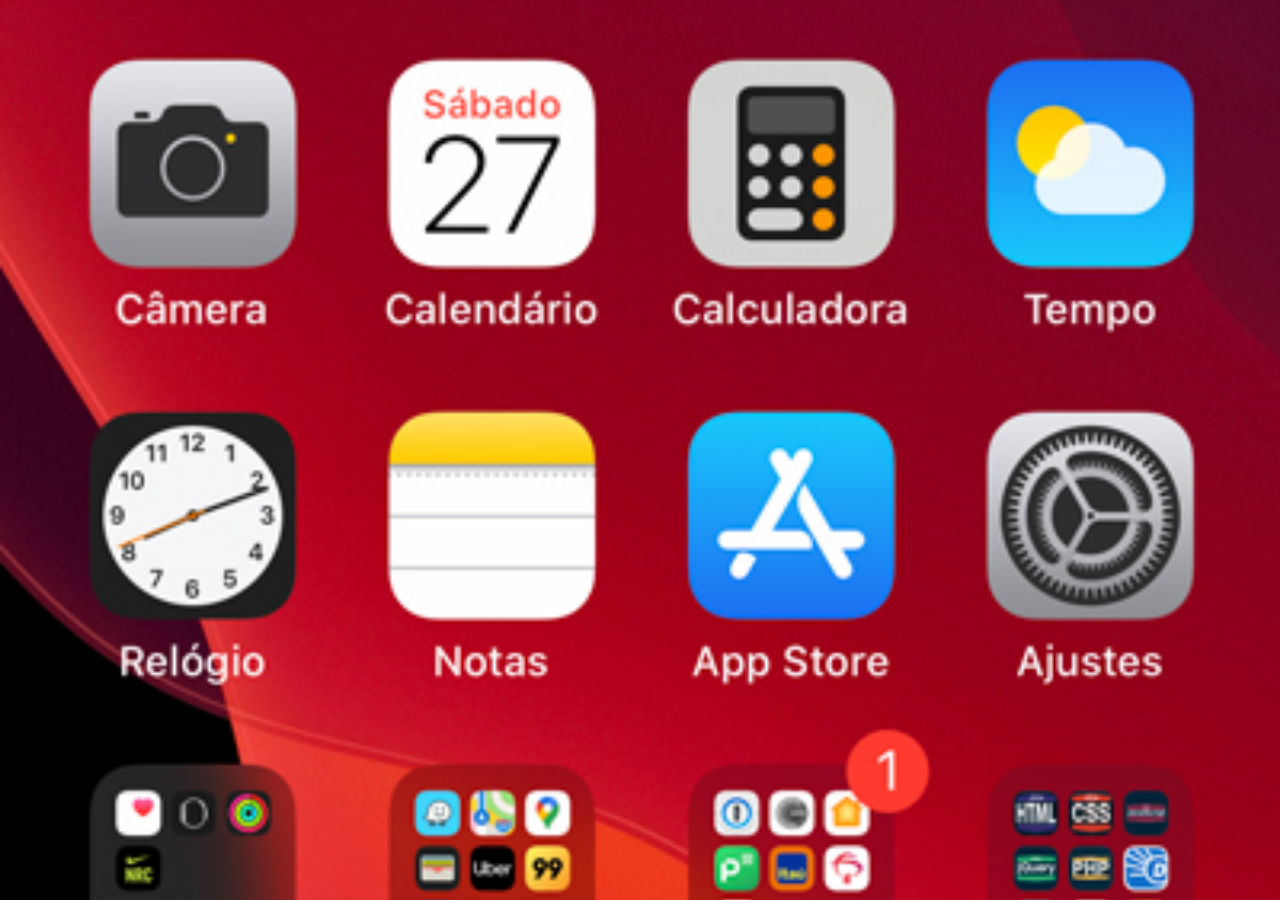
<file: home.html>
<!DOCTYPE html>
<html lang="pt-br">
<head>
    <meta charset="UTF-8">
    <meta http-equiv="X-UA-Compatible" content="IE=edge">
    <meta name="viewport" content="width=device-width, initial-scale=1.0">
    <title>Home</title>
    <style>

    *{
        margin: 0;
        padding: 0;
    }

    body{
        width: 100vw;
        height: 100vh;
        background: black url('IMG/tela-home.jpg') no-repeat top center;
        background-size: cover;
    }

    </style>
</head>
<body>
    
</body>
</html>
</file>
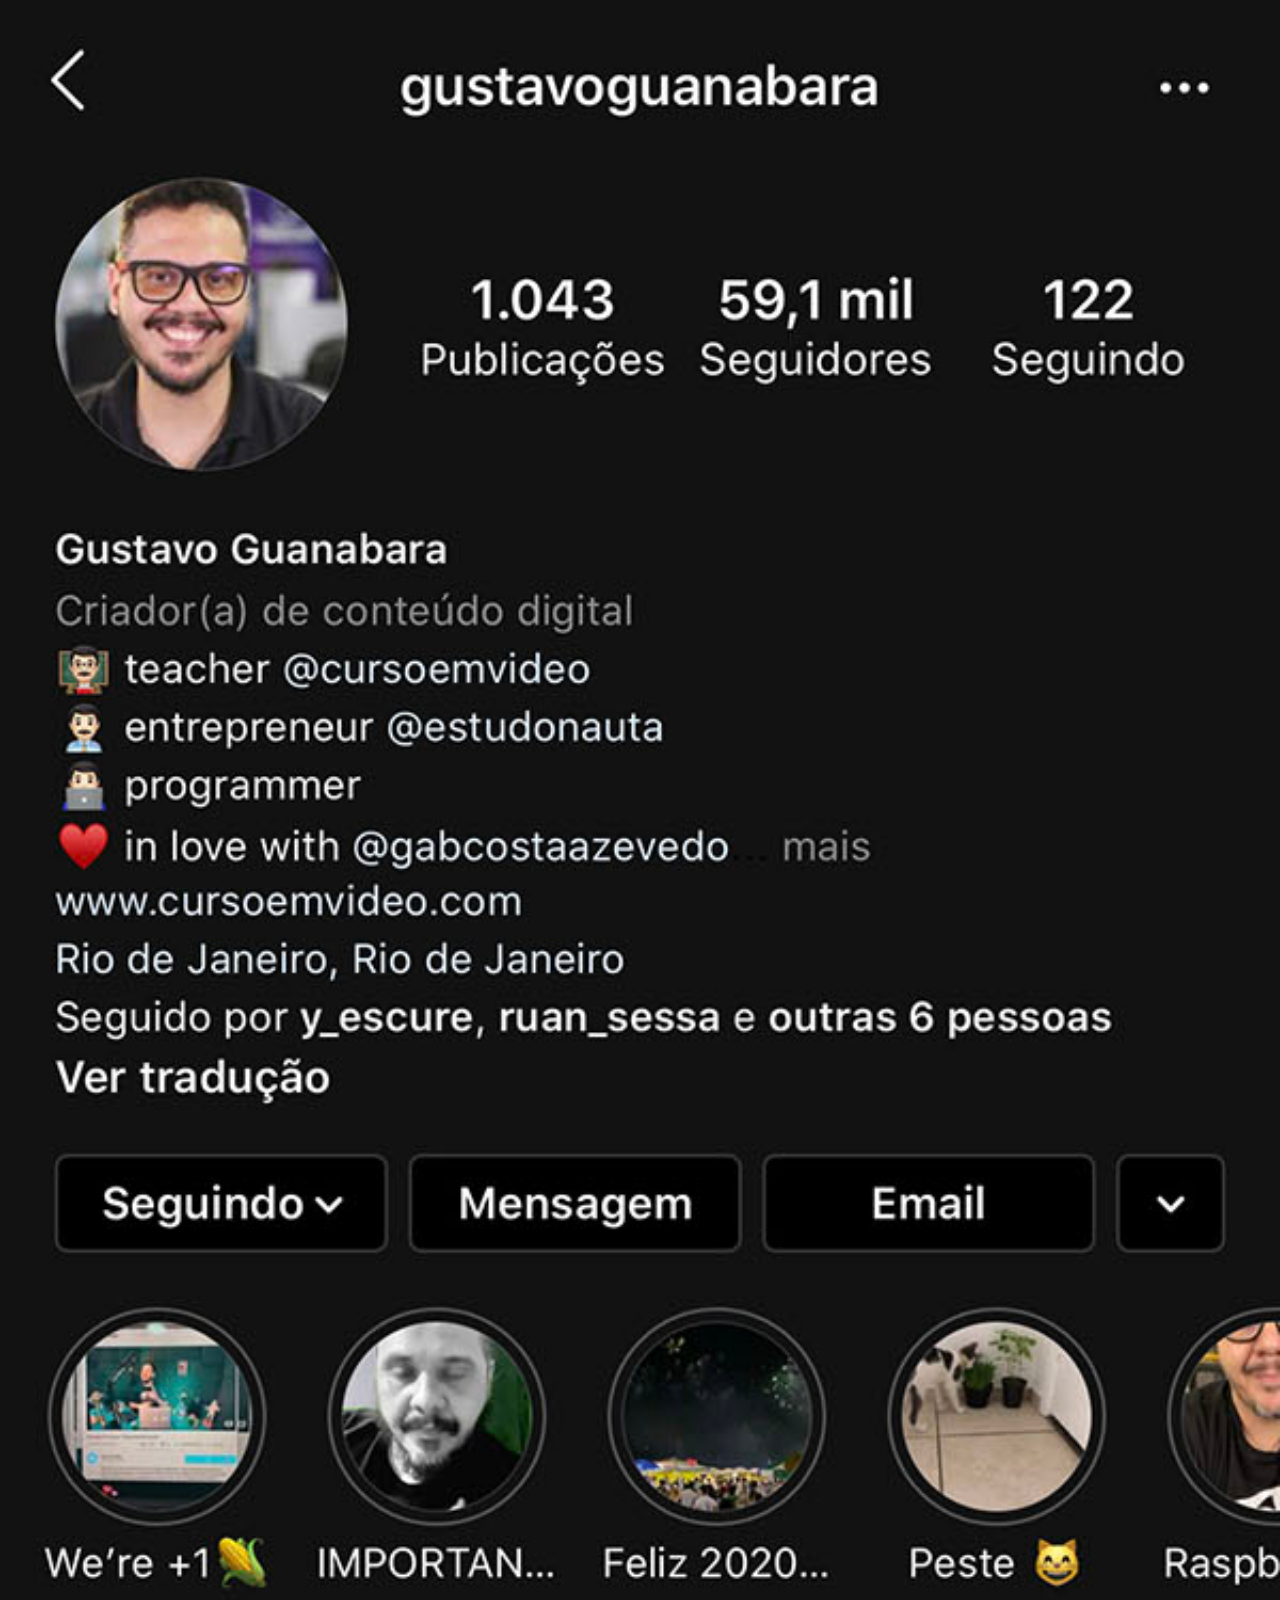
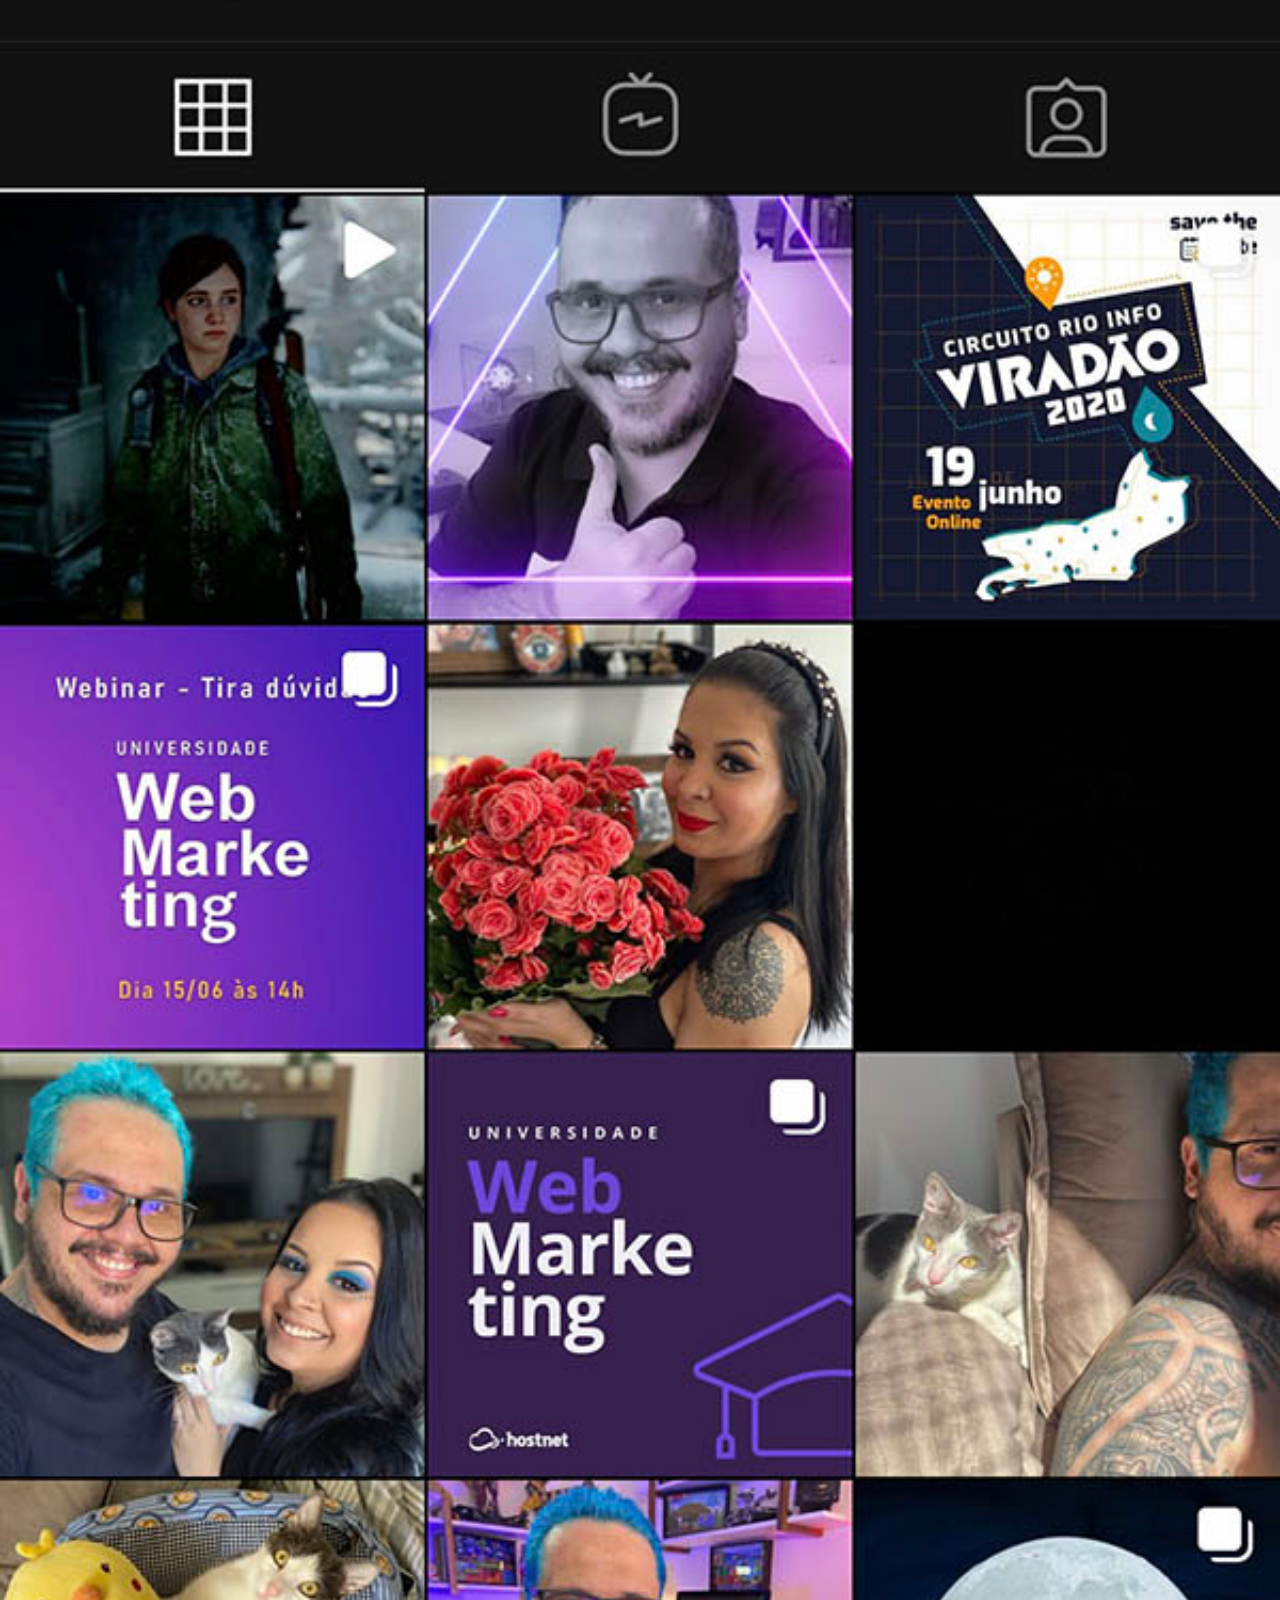
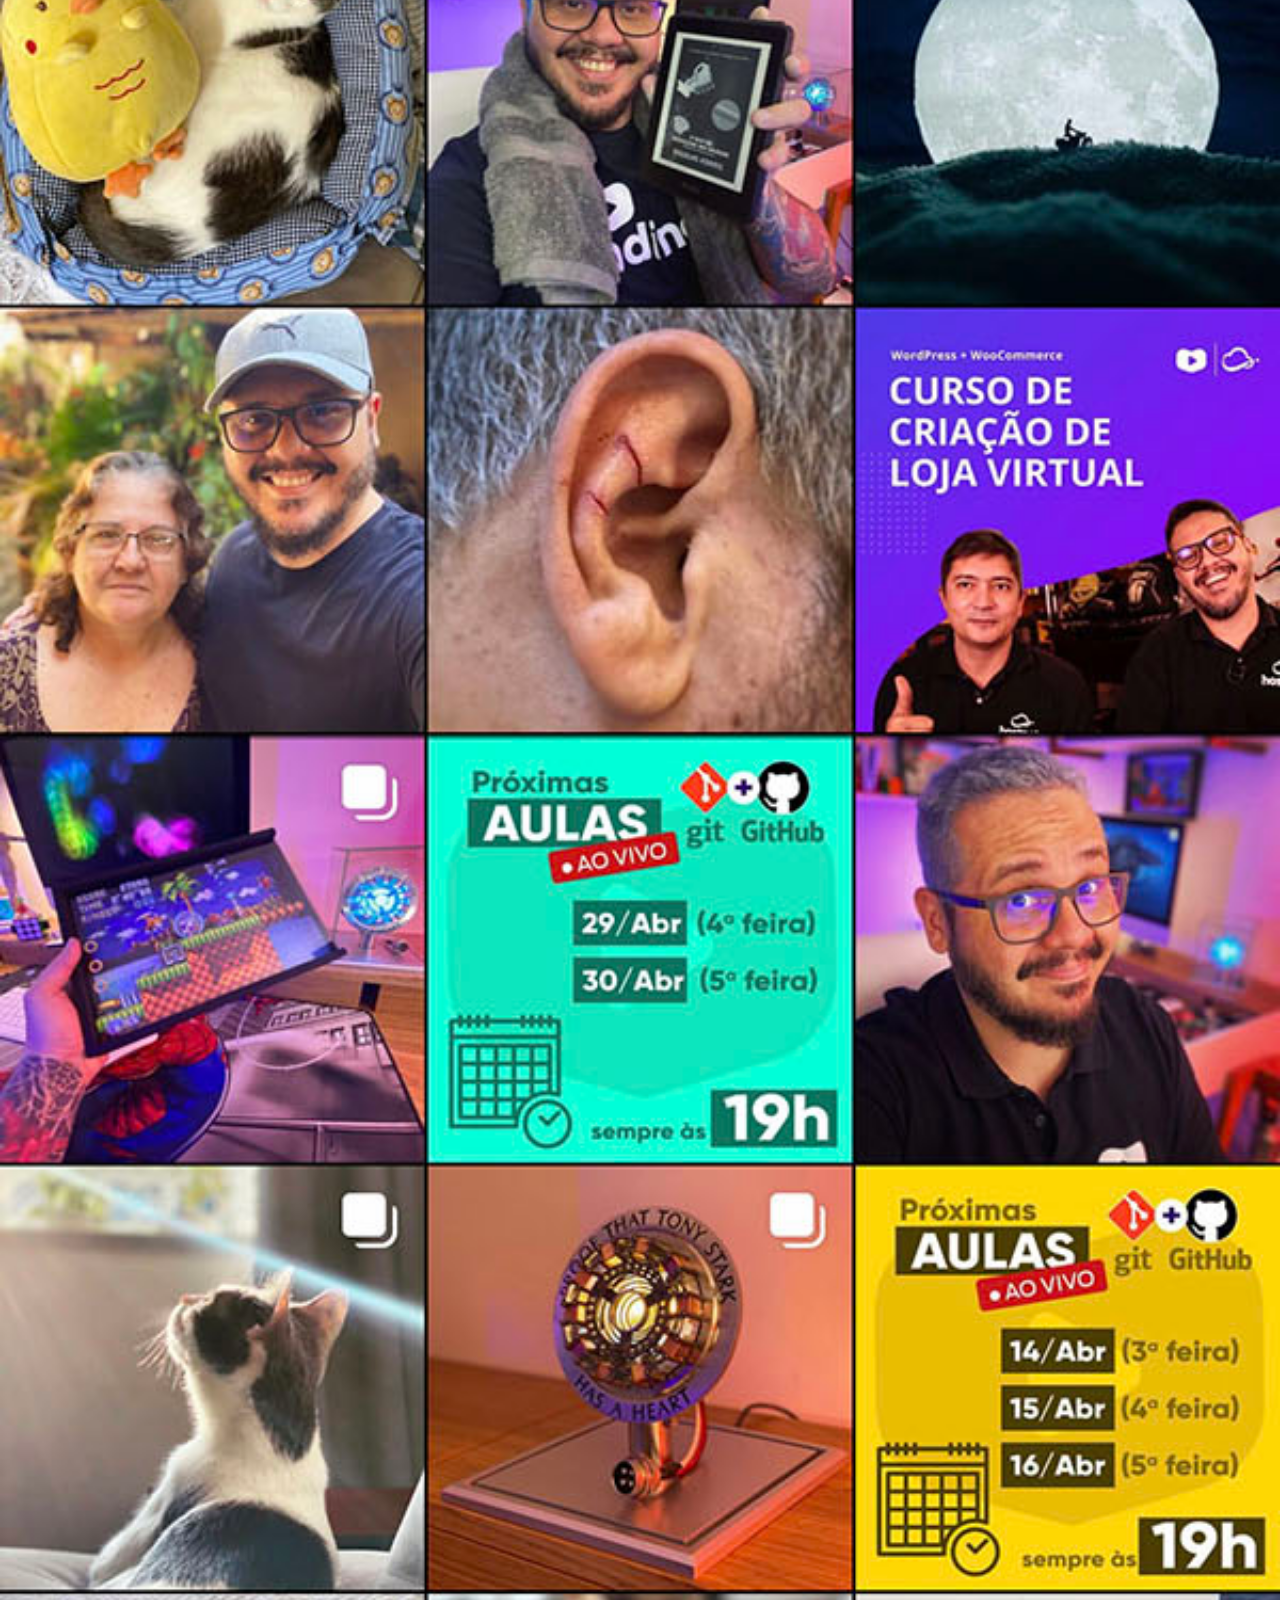
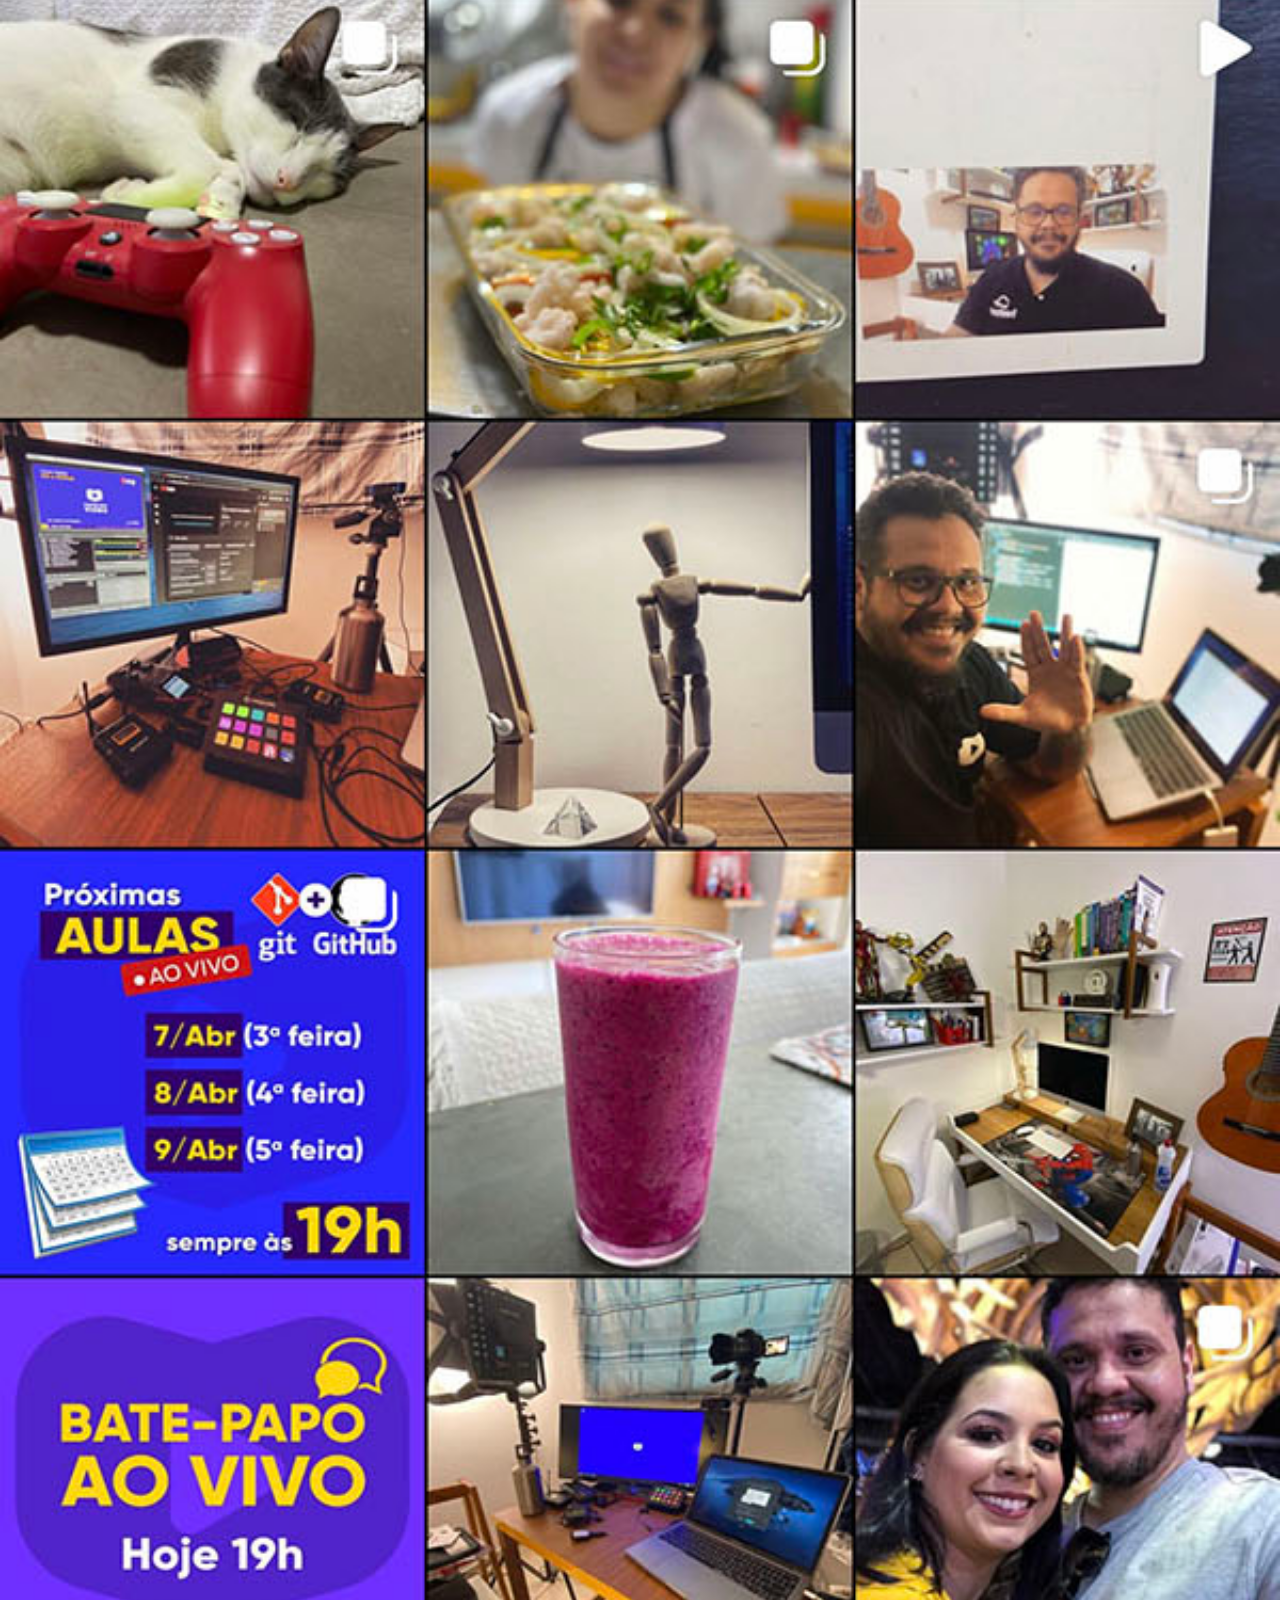
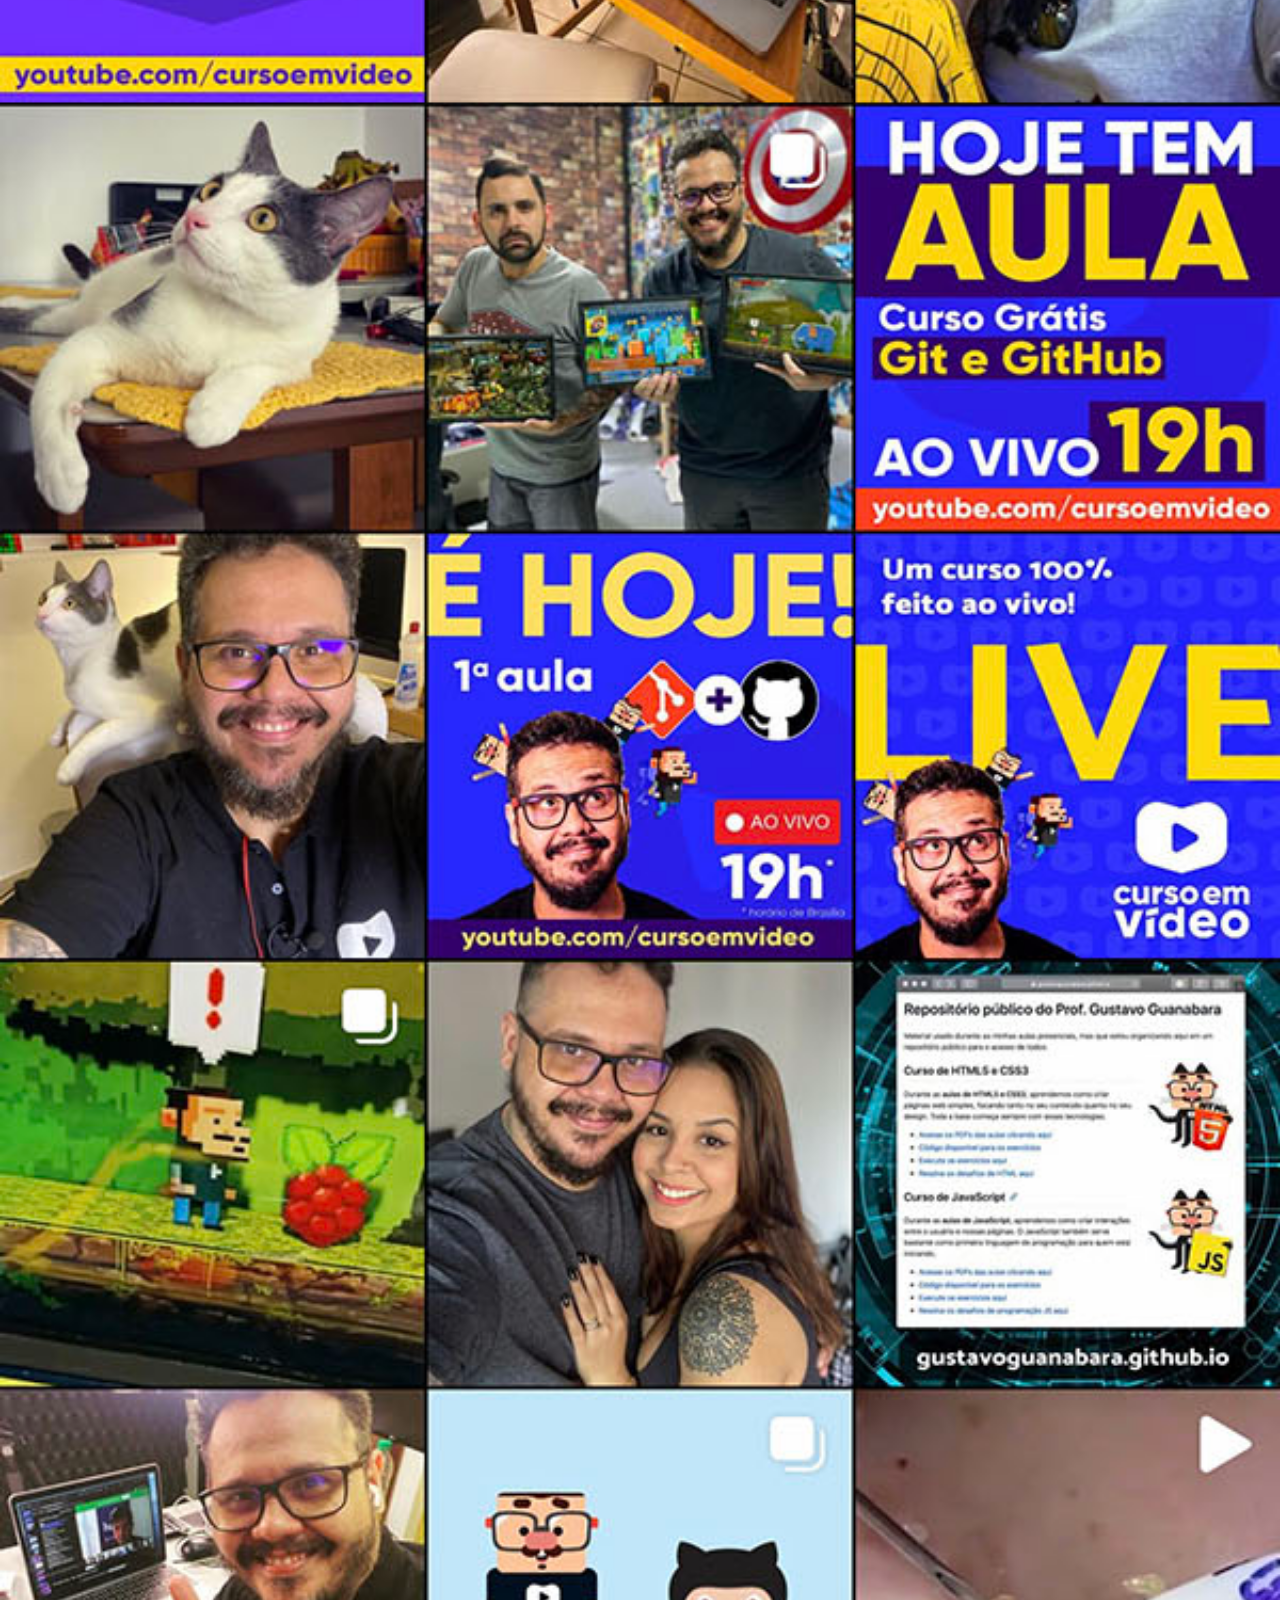
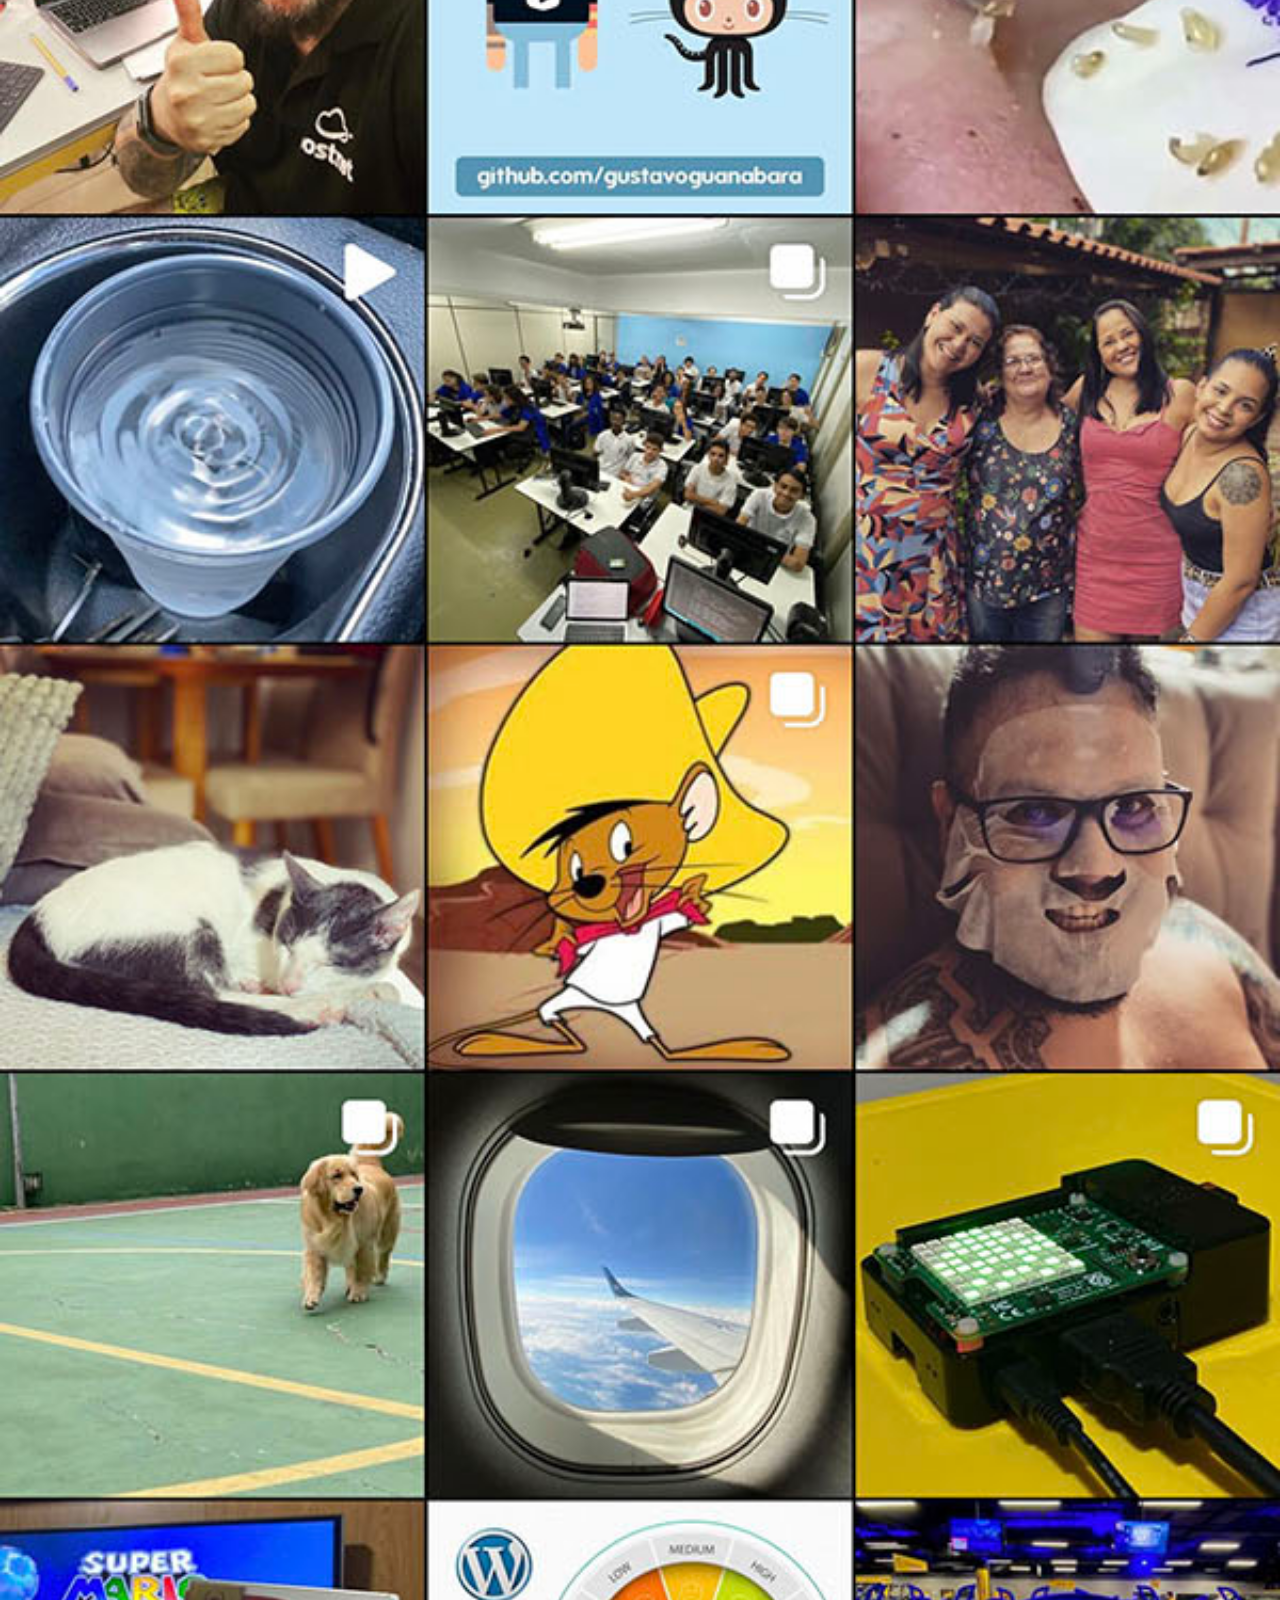
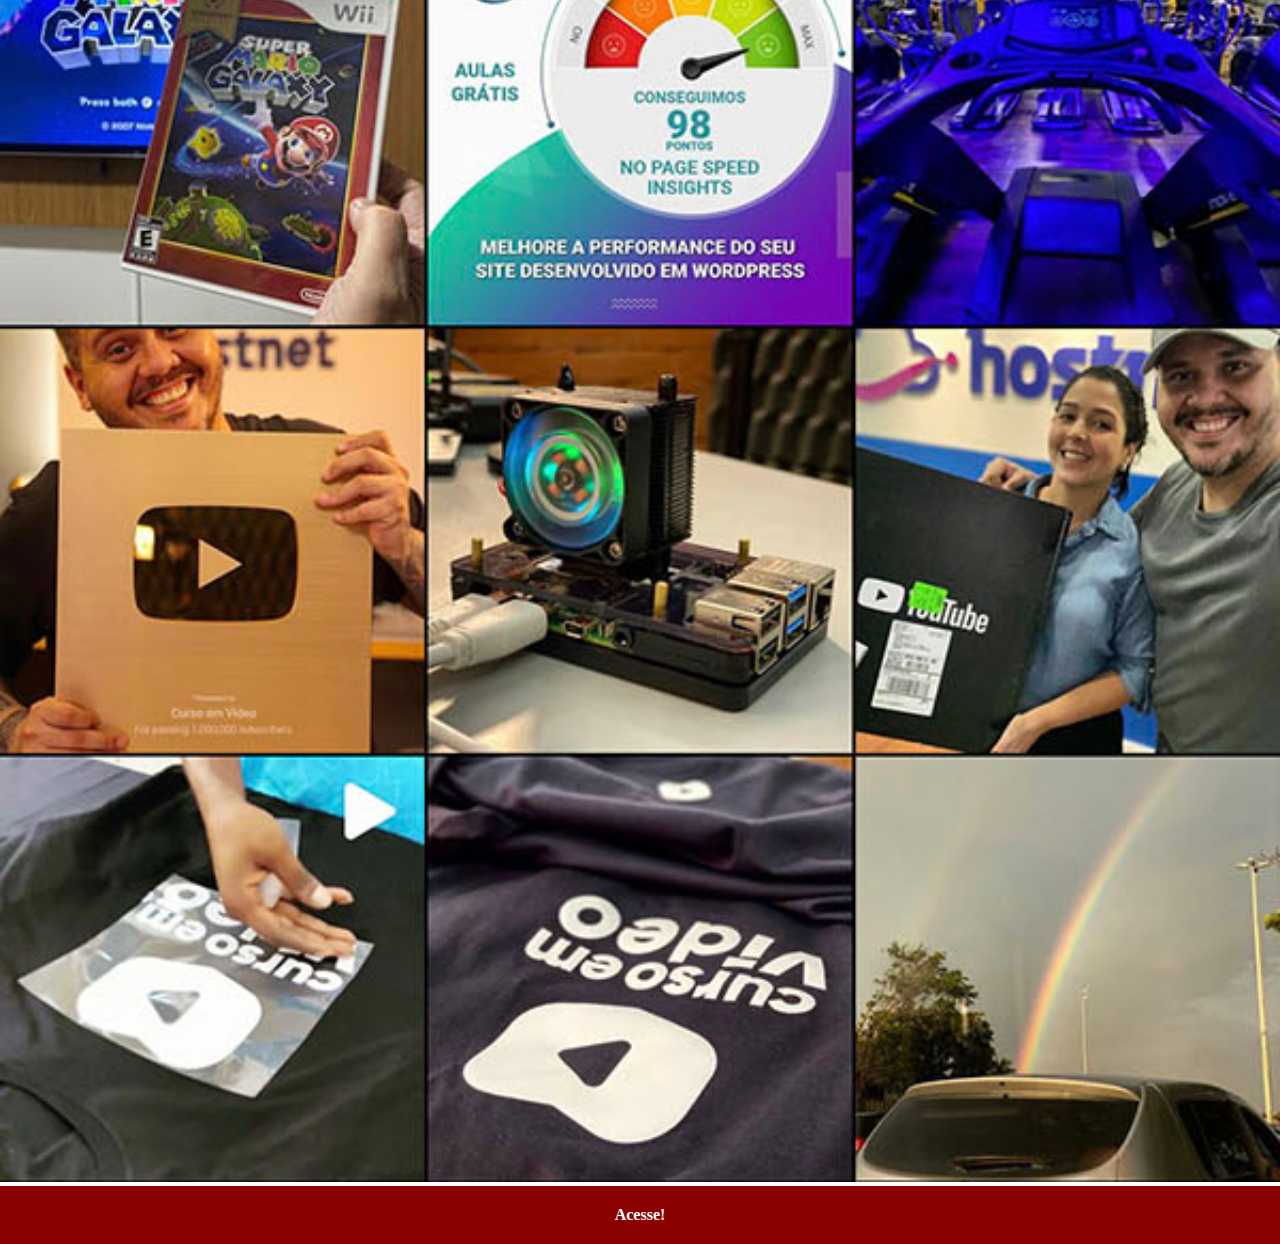
<file: instagram.html>
<!DOCTYPE html>
<html lang="pt-br">
<head>
    <meta charset="UTF-8">
    <meta http-equiv="X-UA-Compatible" content="IE=edge">
    <meta name="viewport" content="width=device-width, initial-scale=1.0">
    <title>Home</title>
    <link rel="stylesheet" href="ESTILOS/social.css">
        </head>
        <body>
            <img src="IMG/tela-instagram.jpg" alt="">
            <a href="https://instagram.com/maxthexus" target="_blank">Acesse!</a>
        </body>
</html>
</file>
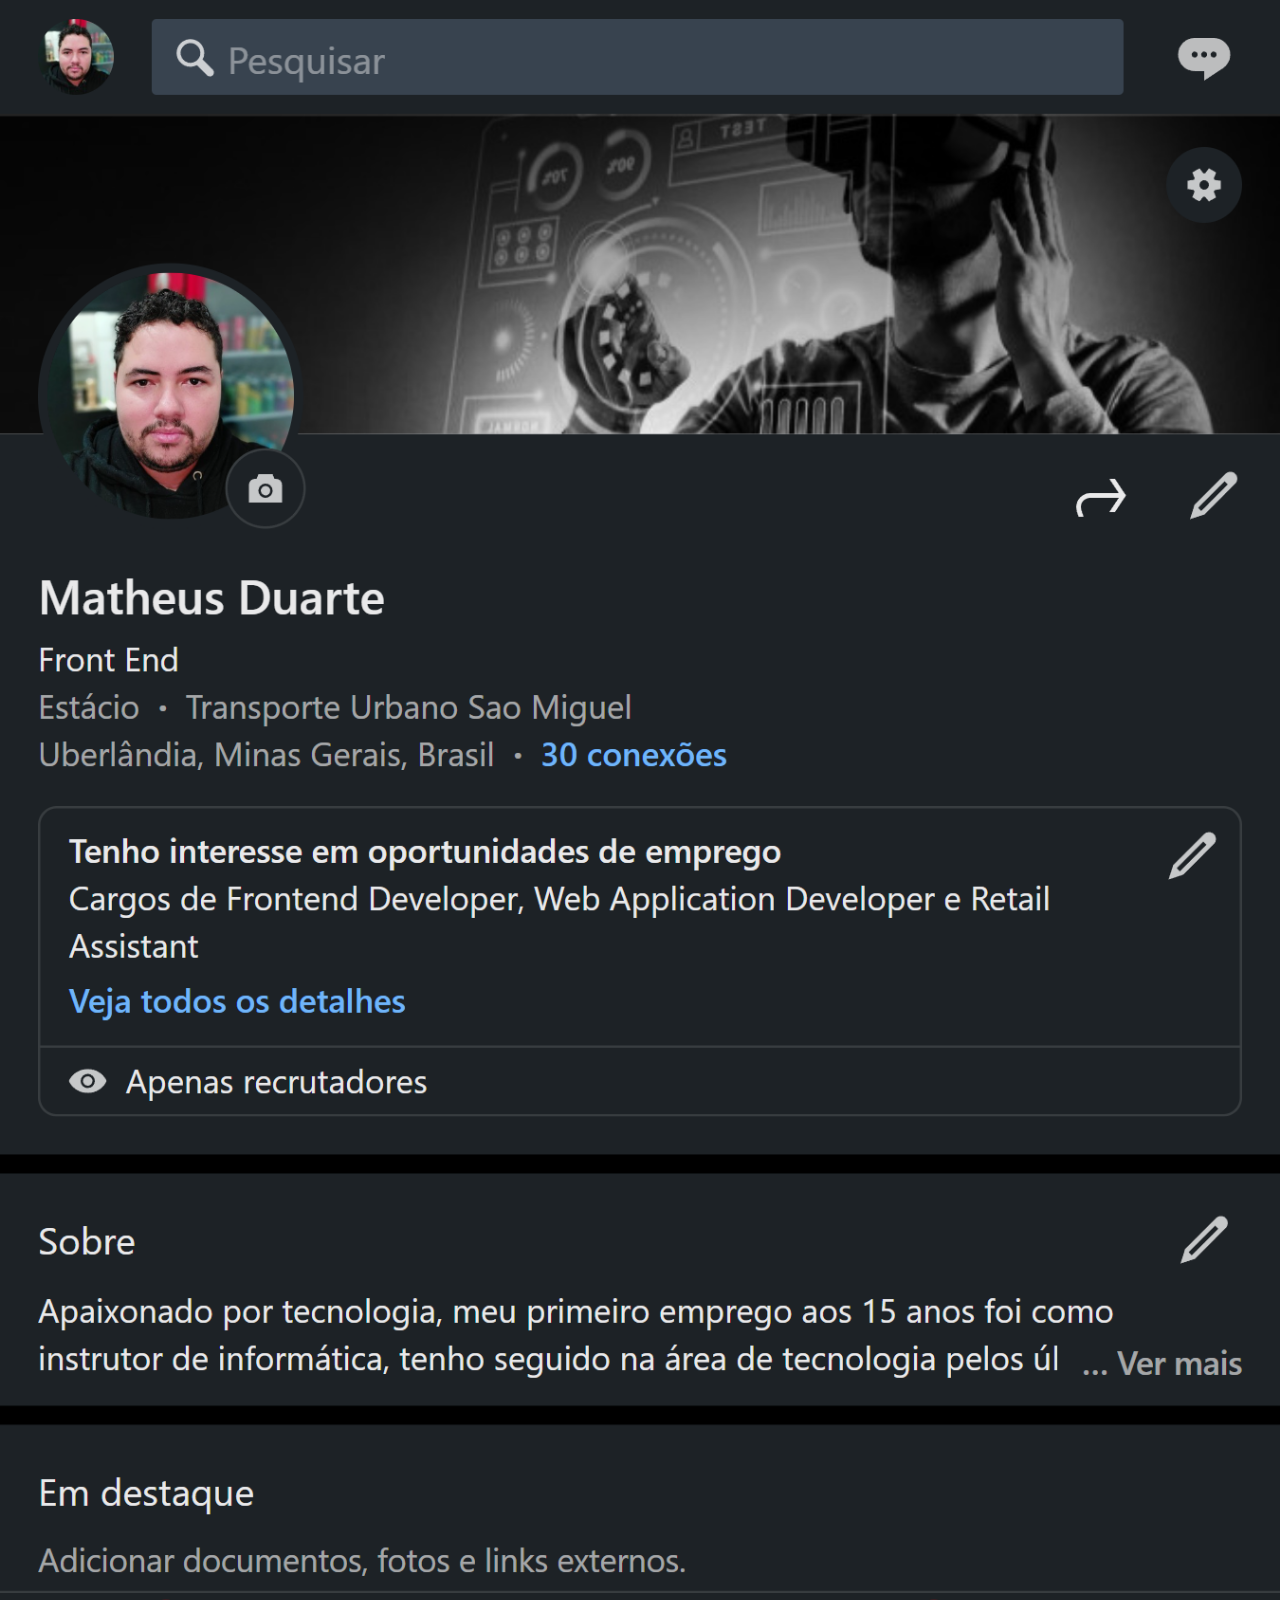
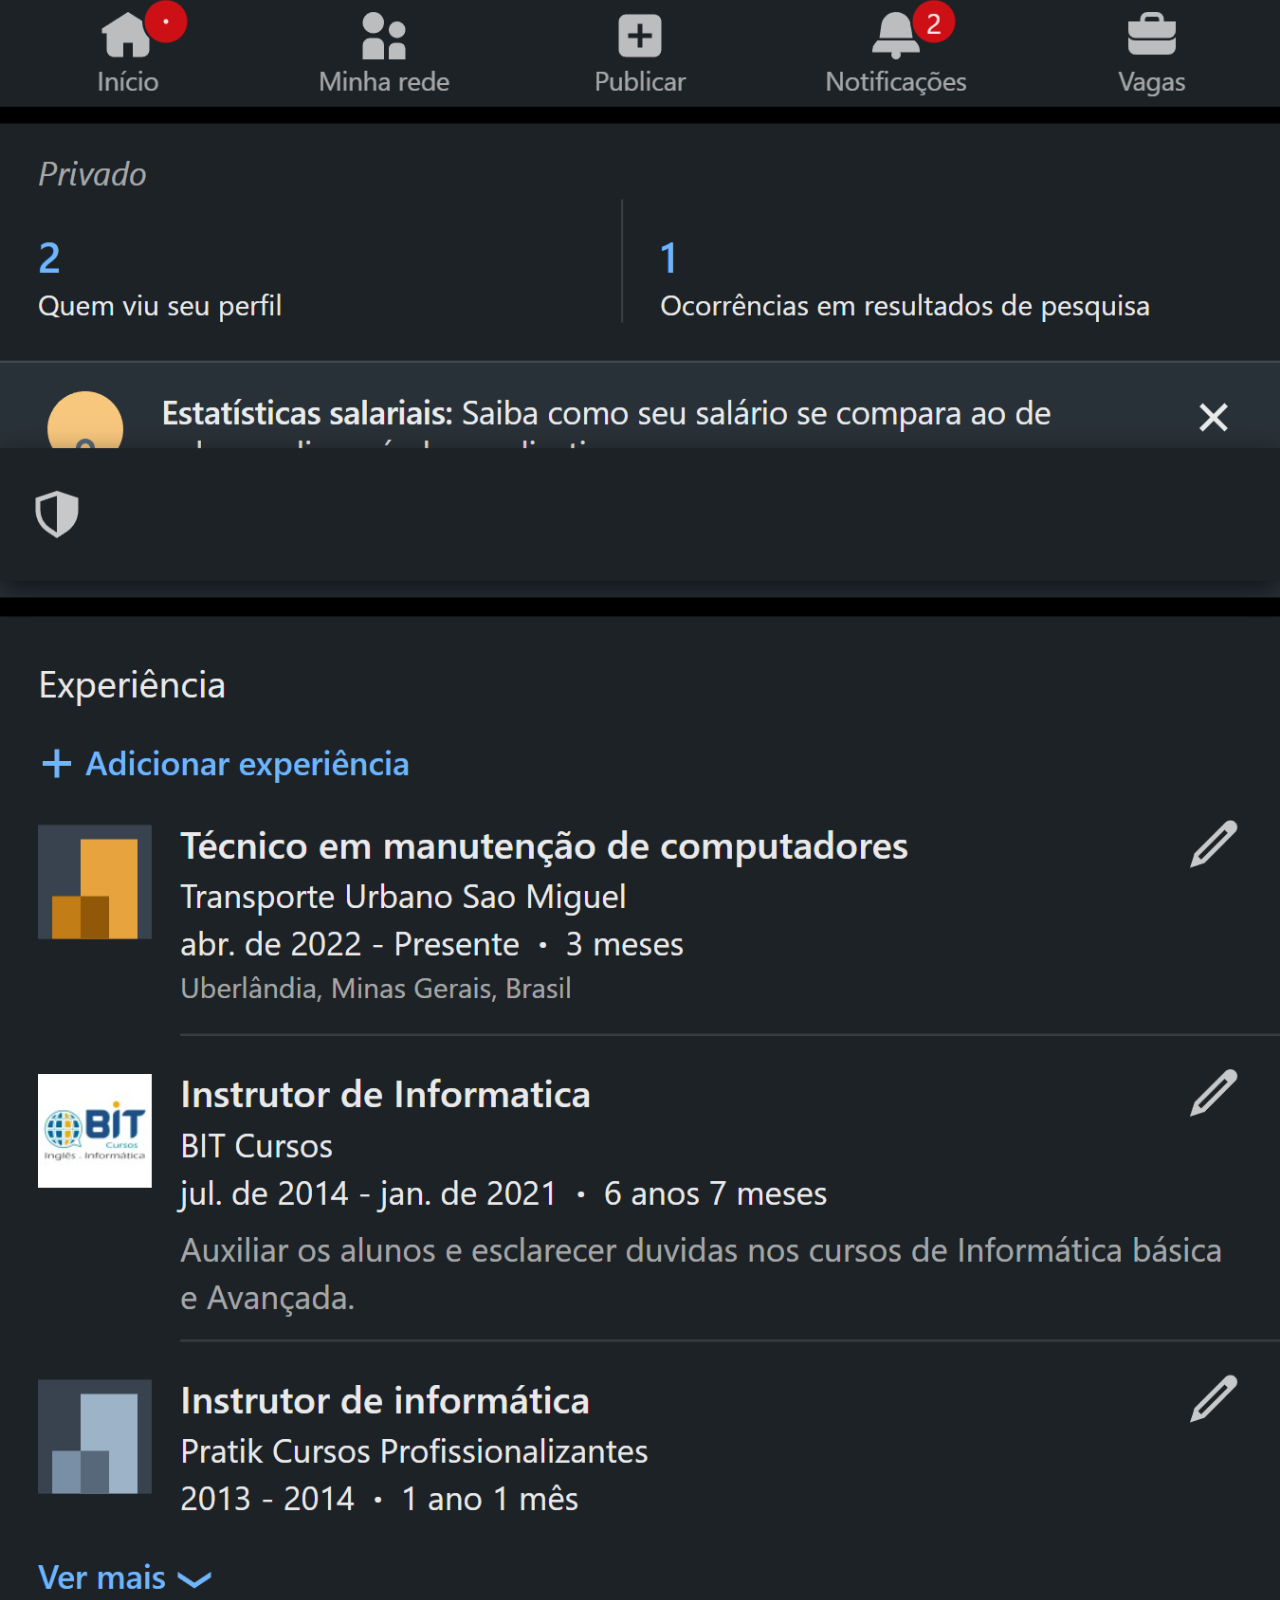
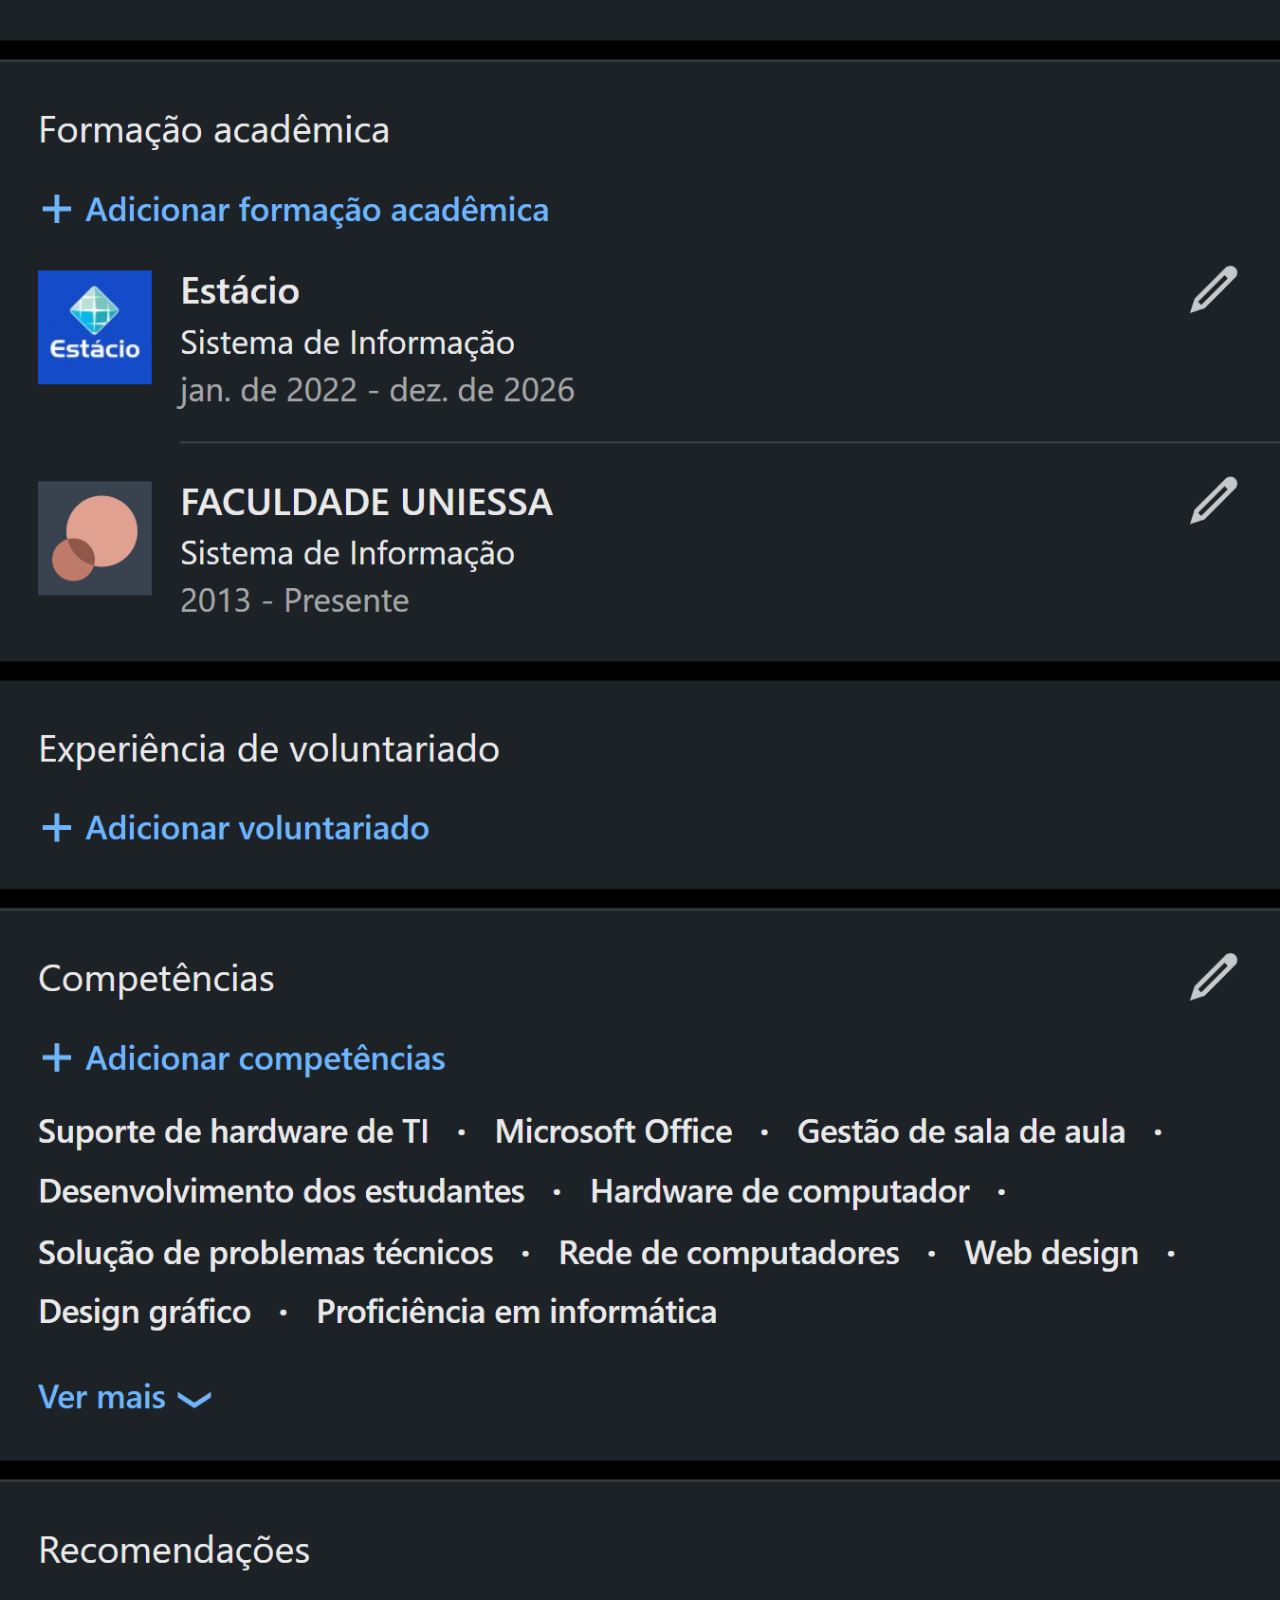
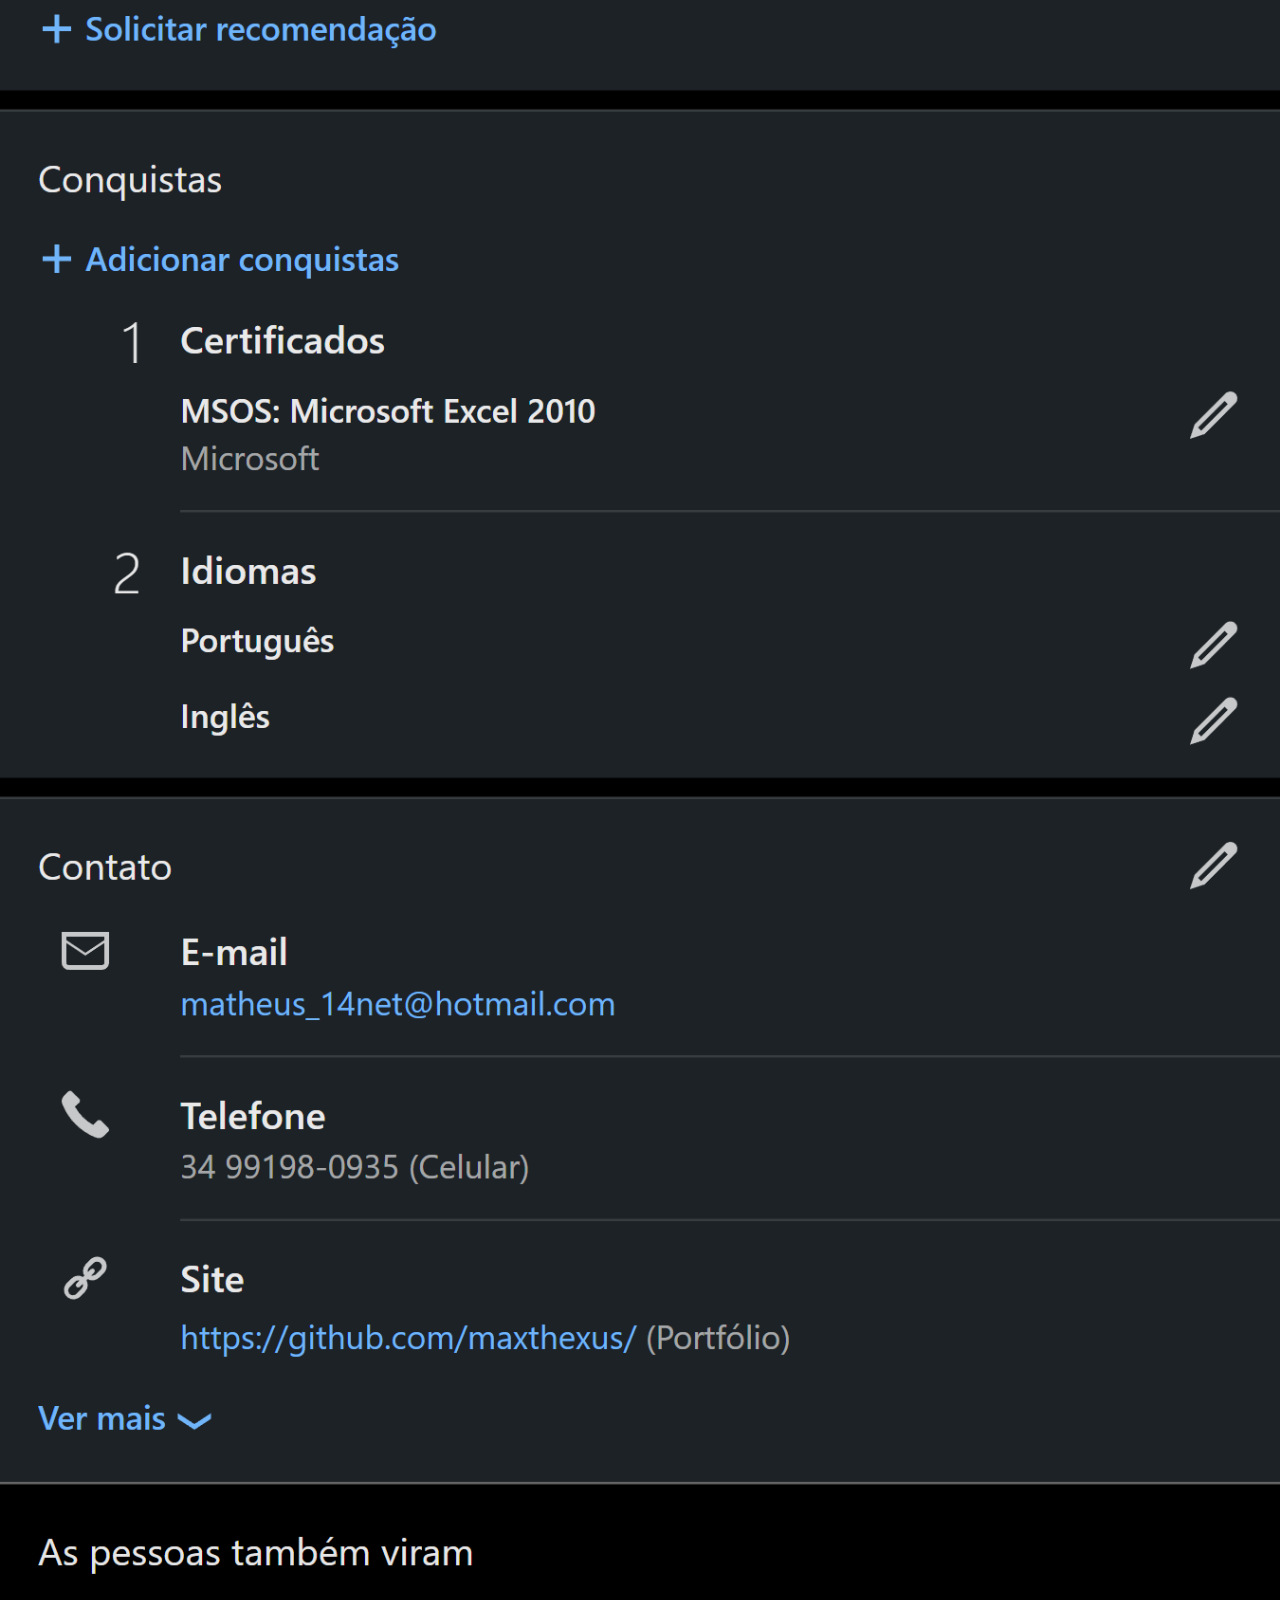
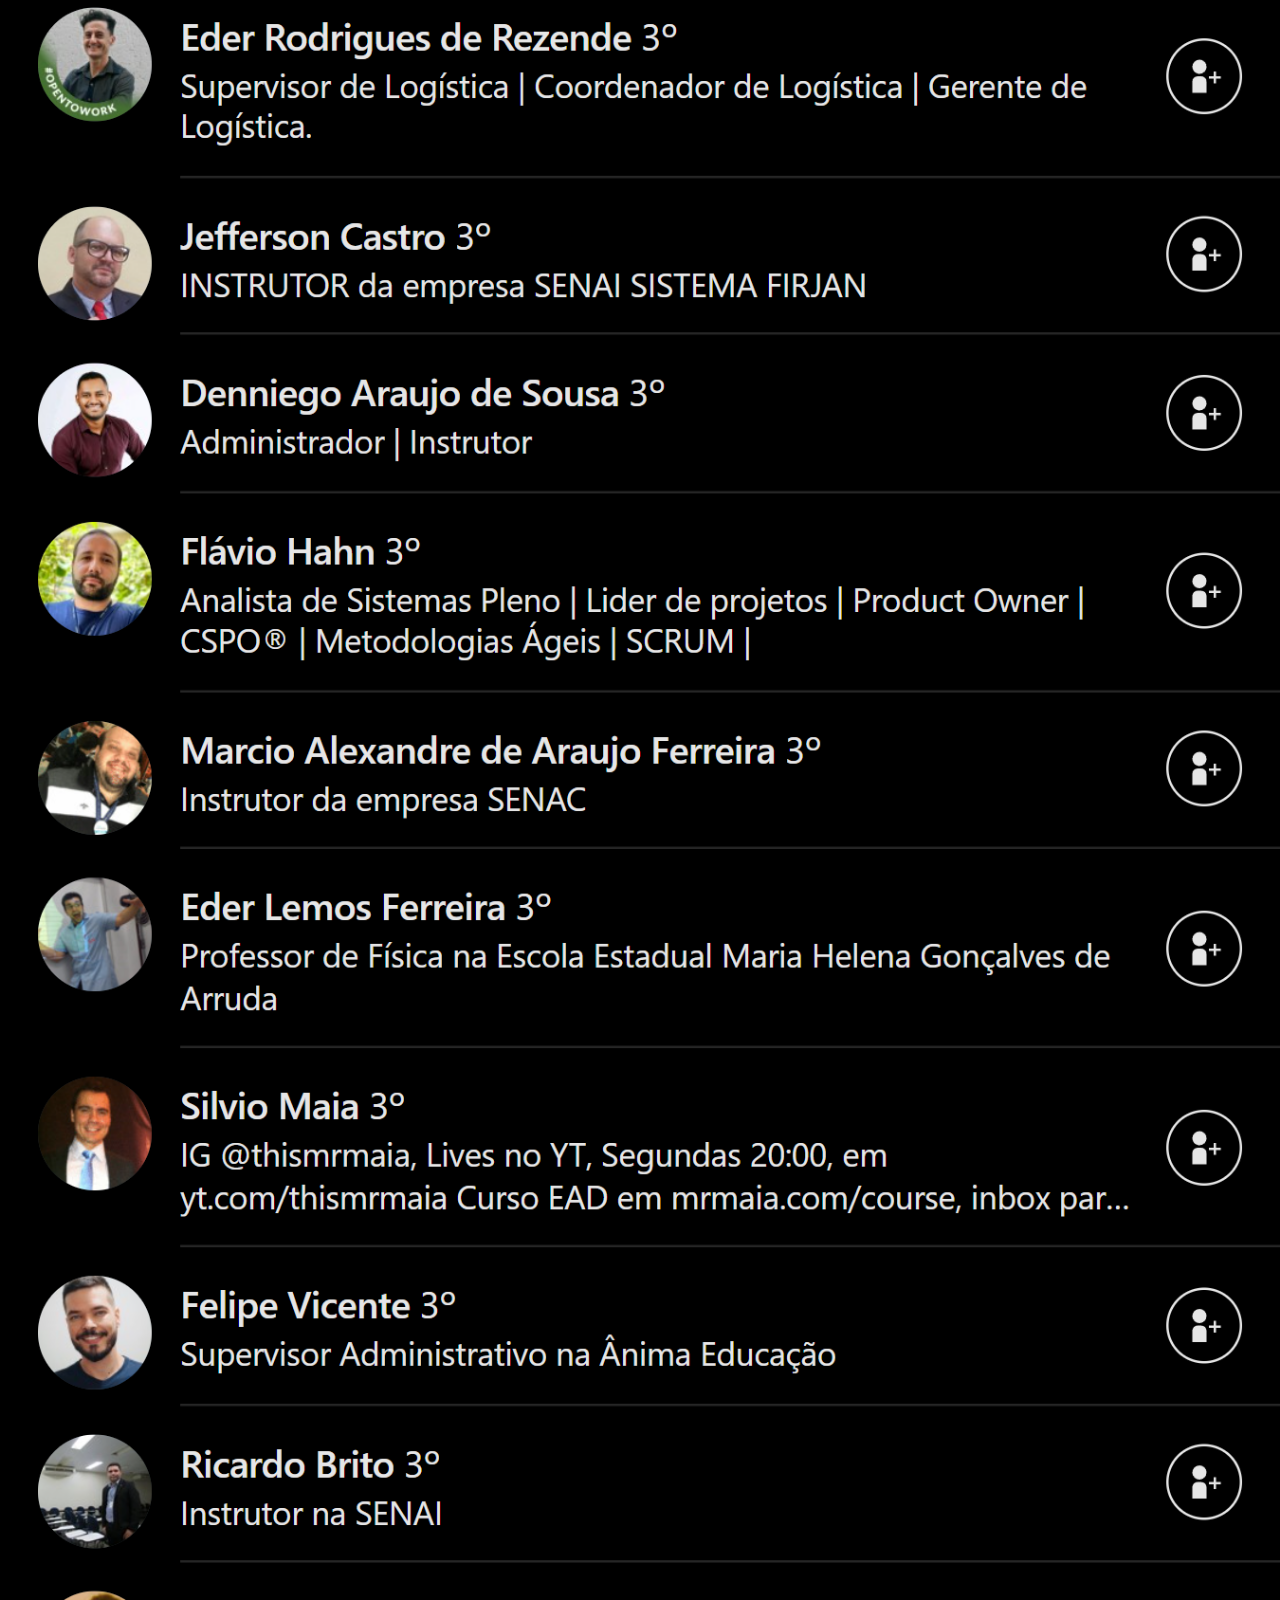
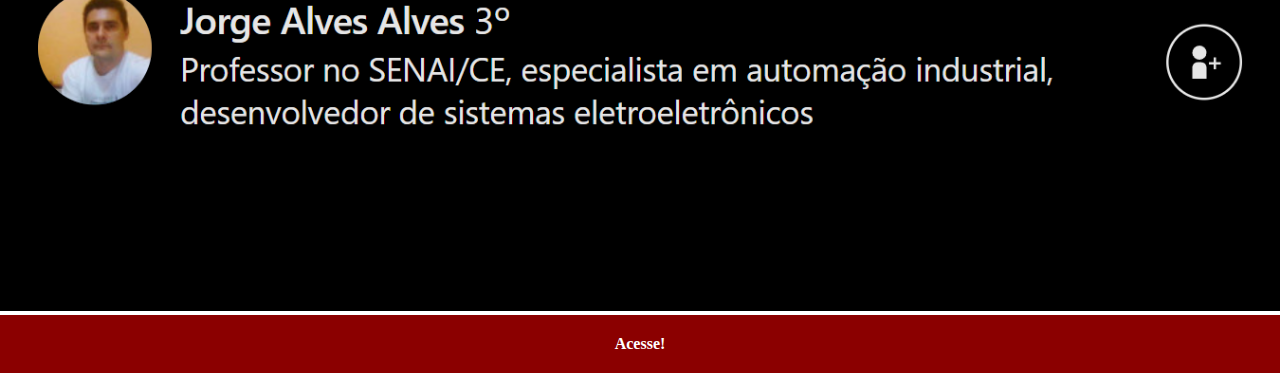
<file: linkedin.html>
<!DOCTYPE html>
<html lang="pt-br">
<head>
    <meta charset="UTF-8">
    <meta http-equiv="X-UA-Compatible" content="IE=edge">
    <meta name="viewport" content="width=device-width, initial-scale=1.0">
    <link rel="stylesheet" href="ESTILOS/social.css">
    <title>Home</title>
        </head>
        <body>
            <img src="IMG/tela-linkedin.png" alt="">
            <a href="https://www.linkedin.com/in/maxthexus/" target="_blank">Acesse!</a>
        </body>
</html>
</file>
<file: ESTILOS/style.css>
@charset "UTF-8";

*{

    margin: 0;
    padding: 0;
    font-family: Arial, Helvetica, sans-serif;
}

html, body{
    height: 100vh;
    width: 100vw;
    background-color: black;
}

body{
    background: url(../IMG/fundo-madeira.jpg);
}

main{
    height: 100vh;
    position: relative;
}

section#telefone{
    position: absolute;
    top: 50%;
    left: 50%;
    transform: translate(-50%, -50%);

    height: 627px;
    width: 311px;
    background: url(../IMG/frame-iphone.png) no-repeat;
}

section#telefone a{
    position: absolute;
    
    border-radius: 50%;
    width: 40px;
    height: 40px;
    top: 565px;
    left: 135px;
}

iframe#tela{
    position: relative;
    top: 80px;
    left: 22px;
    width: 266px;
    height: 470px;
    
}

section#rede-sociais{
    display: flex;
    flex-direction: column;
    align-items: flex-end;
}

section#rede-sociais img{

    width: 50px;
    margin: 10px;
    align-items: center;
    border-radius: 50%;
    box-shadow: 2px 2px 5px rgba(0, 0, 0, 0.305);
    box-sizing: border-box;
}

section#rede-sociais img:hover{
    
    transform: translate(-3px, -3px);
    box-shadow: 5px 5px 10px rgba(0, 0, 0, 0.404);
    transition: transform 0.5s;
}
</file>
<file: ESTILOS/social.css>
*{
    margin: 0;
    padding: 0;
}

::-webkit-scrollbar{
    width: 0;
    height: 0;
}

img{
    width: 100vw;
    
}

a{
    display: block;
    background-color: darkred;
    color: white;
    padding: 20px;
    text-align: center;
    font-weight: bolder;
    text-decoration: none;
}
</file>
